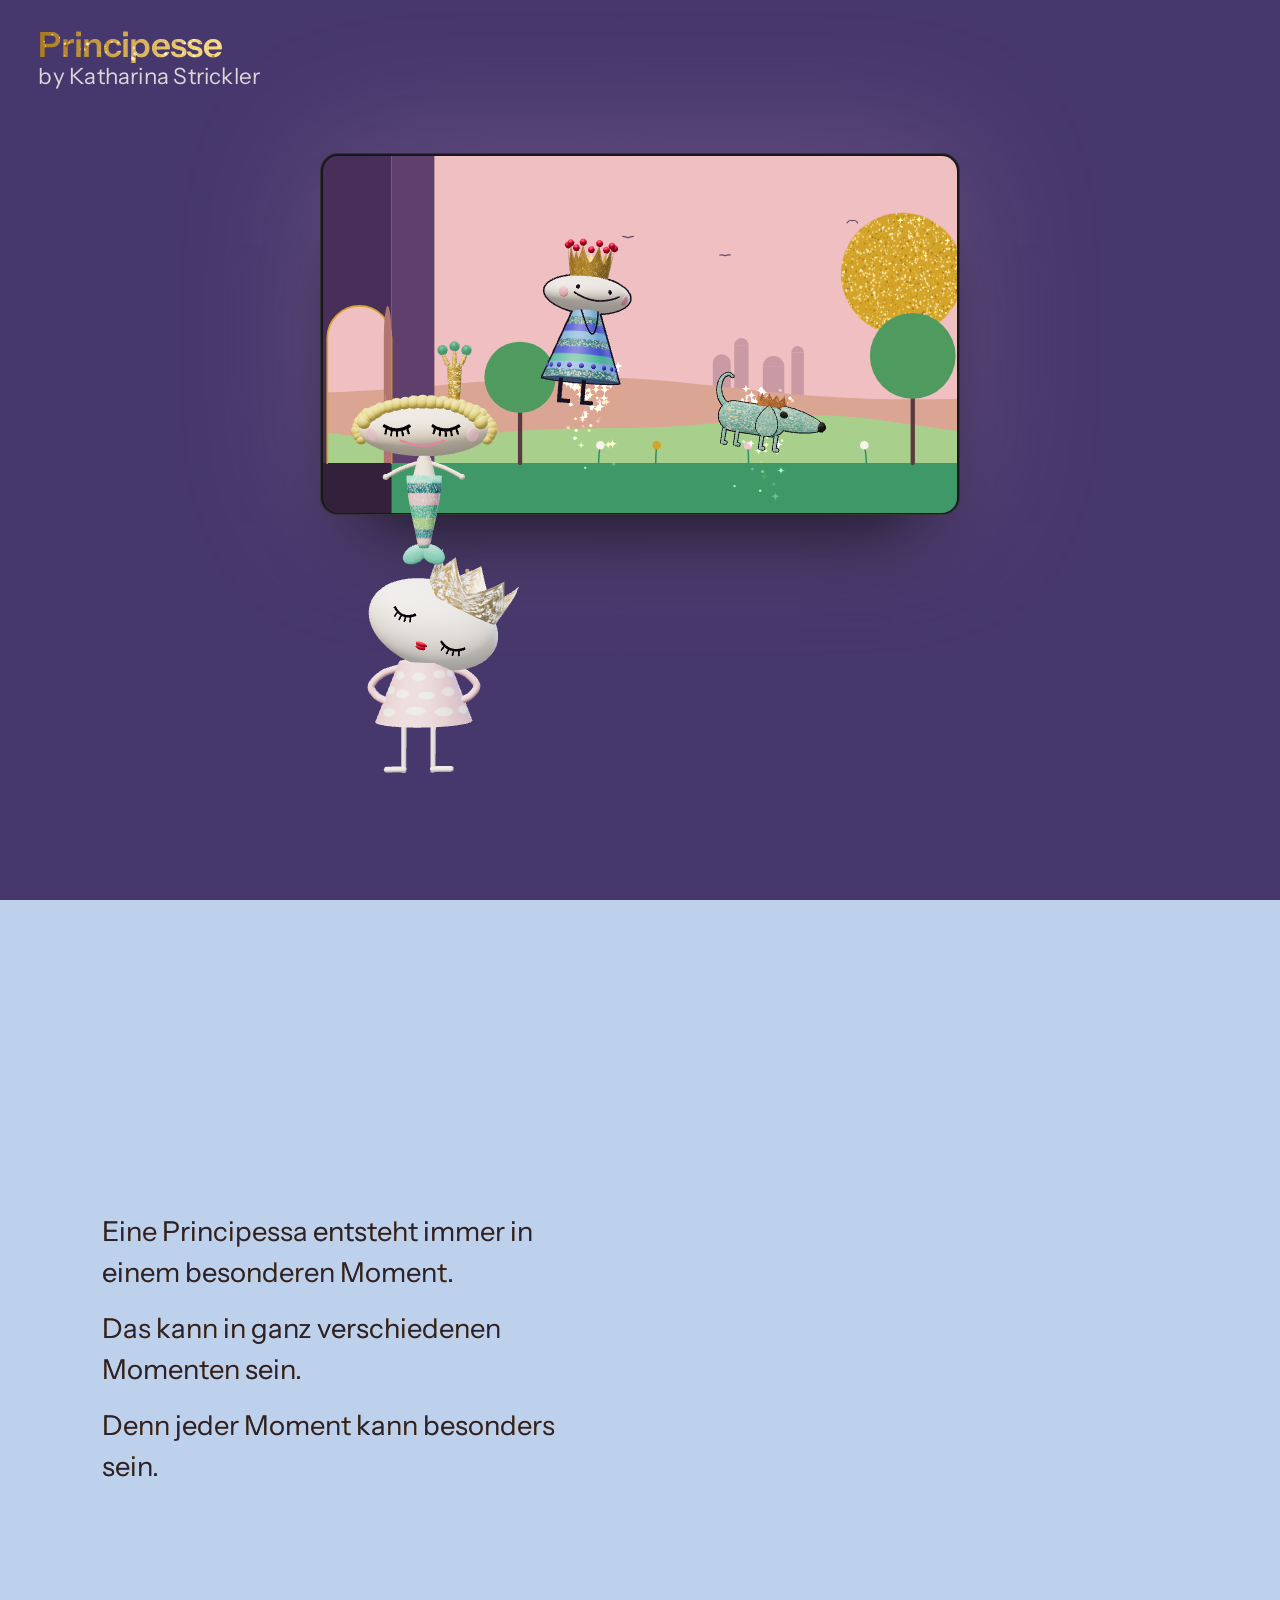
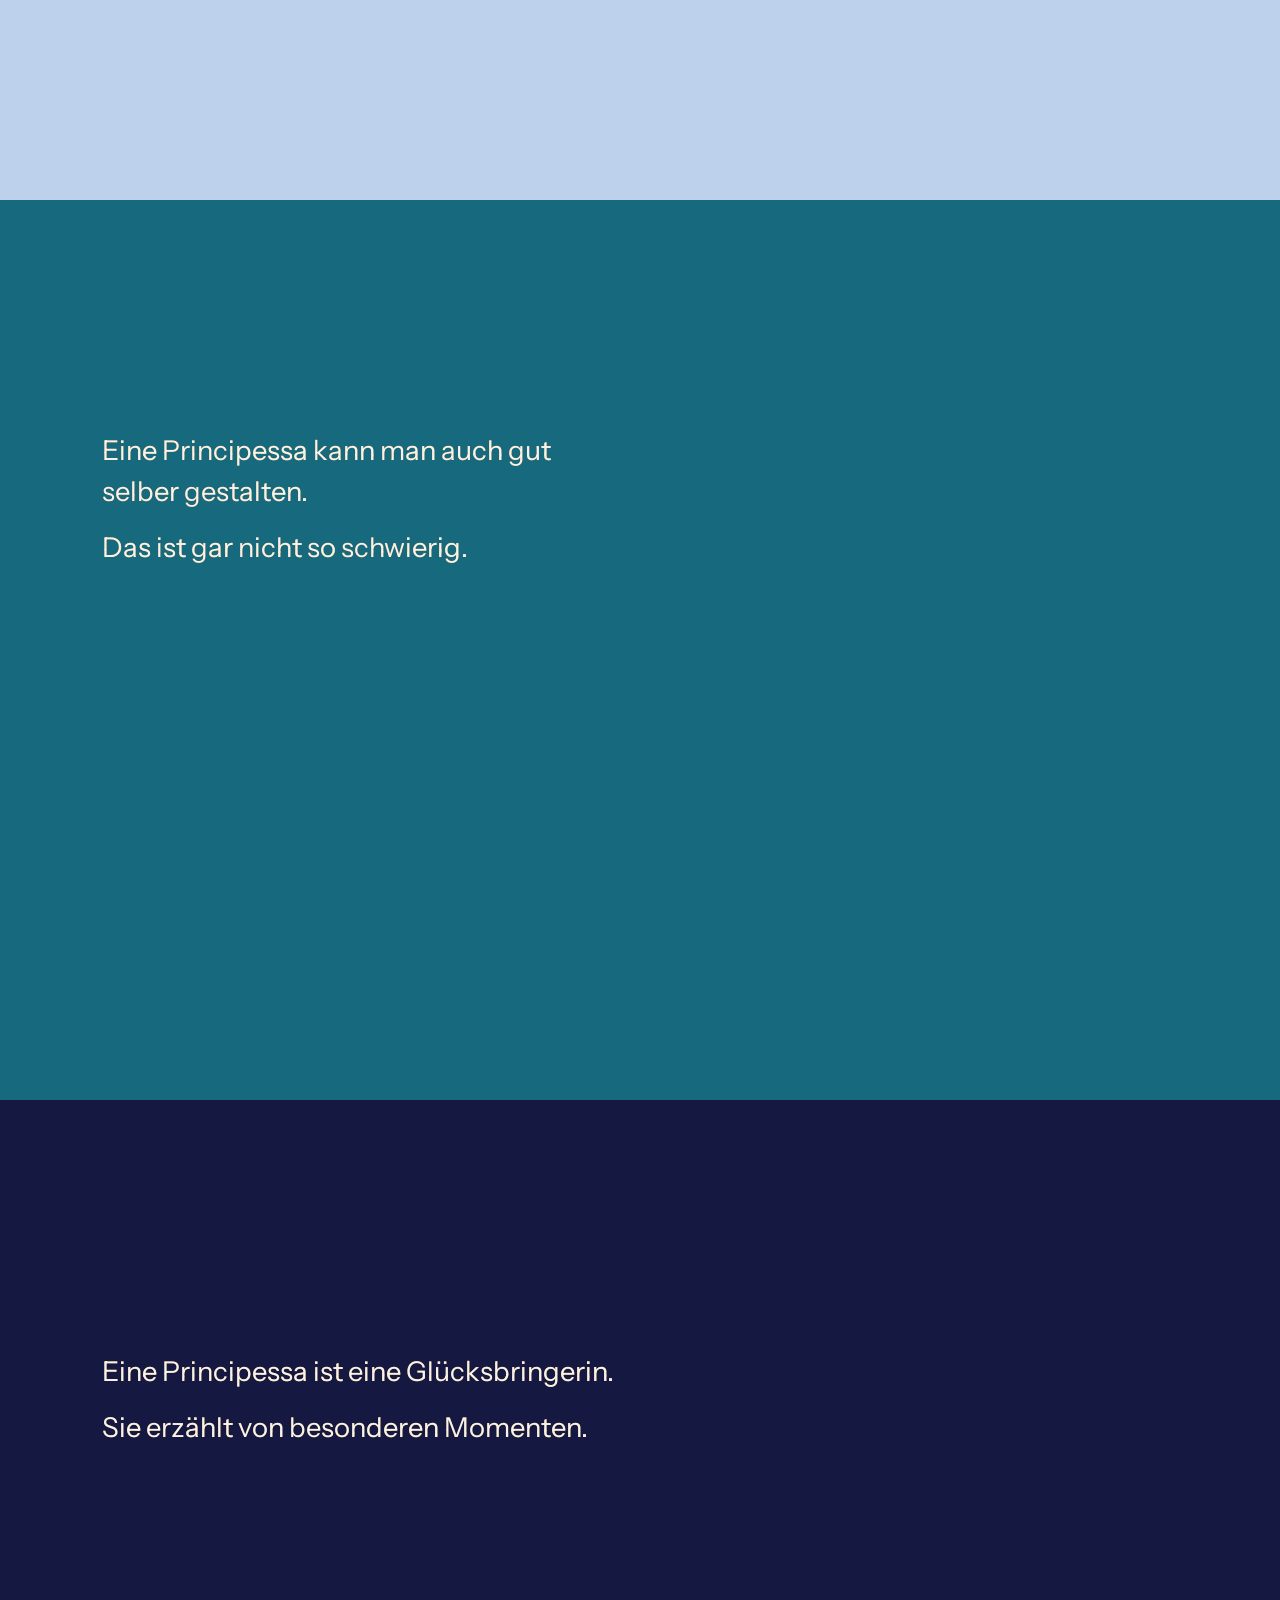
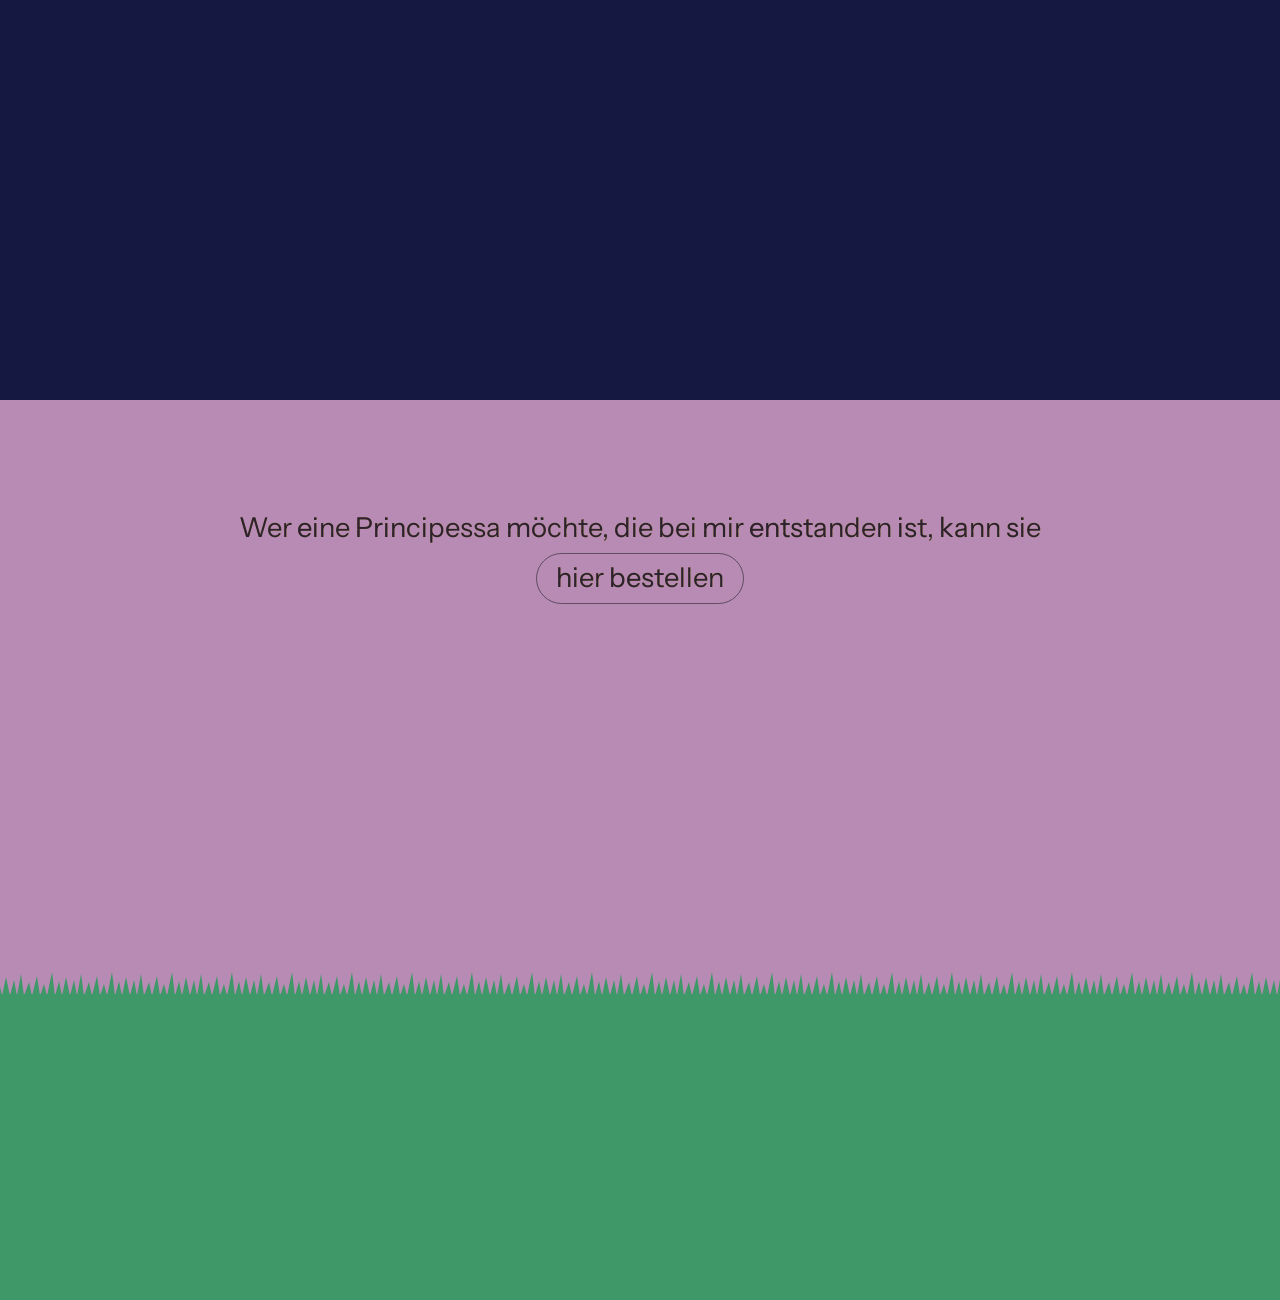
<file: index.html>
<!doctype html>
<html lang="de">
<head>
<meta charset="utf-8">
<meta name="viewport" content="width=device-width, initial-scale=1, viewport-fit=cover">
<title>Principesse</title>
<meta name="description" content="Eine Principessa entspringt einem Augenblick und trägt seinen Zauber durch vier Ebenen nach unten.">
<meta name="theme-color" content="#1b1846">
<link rel="preconnect" href="https://fonts.googleapis.com">
<link rel="preconnect" href="https://fonts.gstatic.com" crossorigin>
<link href="https://fonts.googleapis.com/css2?family=Cinzel+Decorative:wght@700;900&family=Fraunces:ital,opsz,wght,SOFT@0,9..144,300..700,100;1,9..144,300..700,100&family=Instrument+Sans:wght@400;500;600&display=swap" rel="stylesheet">
<link rel="stylesheet" href="style.css?v=202611081729">
<script type="importmap">{"imports":{"three":"./vendor/three.module.min.js","three/addons/":"./vendor/addons/","./js/figur.js":"./js/figur.js?v=202611081729","./js/auftakt.js":"./js/auftakt.js?v=202611081729","./js/zauber.js":"./js/zauber.js?v=202611081729","./js/bestellen.js":"./js/bestellen.js?v=202611081729","./js/hintergrund.js":"./js/hintergrund.js?v=202611081729"}}</script>
</head>
<body>
<canvas id="staub" aria-hidden="true"></canvas>
<canvas id="buehne" aria-hidden="true"></canvas>

<main>
  <section id="augenblick">
    <h1 class="unsichtbar">Principesse</h1>
    <p class="signatur"><strong>Principesse</strong><span>by Katharina Strickler</span></p>
    <div class="film">
      <div class="leinwand">
        <canvas id="flach" role="img" aria-label="Ein kleiner Film: Die Principessa schläft in ihrem Turmzimmer, der Hund mit Krone im Körbchen daneben. Es wird Morgen, beide wachen auf, schütteln sich mit Glitzer, stehen auf und gehen zur Tür hinaus auf die Wiese. Dort springen sie aus dem Film heraus auf die Seite."></canvas>
      </div>
    </div>
    <p class="zauber auftakt-titel" data-start="auftakt-titel"><span class="satz">Der Zauber</span><span class="satz">des Augenblicks</span></p>
  </section>

  <section class="ebene" id="schweben">
    <div class="inhalt links">
      <p class="zauber"><span class="satz">Eine Principessa entsteht immer in einem besonderen Moment.</span><span class="satz">Das kann in ganz verschiedenen Momenten sein.</span><span class="satz">Denn jeder Moment kann besonders sein.</span></p>
    </div>
    <div class="platz" aria-hidden="true"></div>
  </section>

  <section class="ebene" id="glitzer">
    <div class="inhalt links">
      <p class="zauber"><span class="satz">Eine Principessa kann man auch gut selber gestalten.</span><span class="satz">Das ist gar nicht so schwierig.</span></p>
      <div class="liegt">
        <canvas id="flach3" role="img" aria-label="Eine Meerjungfrau-Principessa setzt sich unter Wasser zusammen: zuerst der Kopf mit blonden Locken und geschlossenen Augen, dann die hohe Krone, der Oberkörper und der glitzernde Fischschwanz."></canvas>
      </div>
    </div>
    <div class="platz" aria-hidden="true"></div>
  </section>

  <section class="ebene" id="verweilen">
    <div class="inhalt links">
      <p class="zauber"><span class="satz">Eine Principessa ist eine Glücksbringerin.</span><span class="satz">Sie erzählt von besonderen Momenten.</span></p>
      <div class="liegt">
        <canvas id="flach2" role="img" aria-label="Eine weitere Principessa liegt flach im Sternenhimmel: schief gelegter Kopf, geschlossene Augen, roter Mund, Glitzerkrone, rosa Tupfenkleid, die Hände in den Hüften."></canvas>
      </div>
    </div>
    <div class="platz" aria-hidden="true"></div>
  </section>

  <section class="ebene" id="ankommen">
    <div class="inhalt mitte">
      <p class="zauber"><span class="satz">Wer eine Principessa möchte, die bei mir entstanden ist, kann sie <a class="bestellen" href="#bestellkarte" aria-controls="bestellkarte" aria-expanded="false">hier bestellen</a></span></p>
    </div>
    <div class="boden" id="boden"></div>
    <div class="bestellkarte" id="bestellkarte" hidden>
      <div class="karte-innen">
        <button type="button" class="zu" aria-label="Bestellkarte schliessen">×</button>
        <h2>Deine Principessa</h2>
        <p class="einleitung">Wähle, in welcher Form sie zu dir kommen soll. Du kannst auch mehreres wählen.</p>
        <p class="ab-datum">Bestellungen ab dem 4. Dezember 2026 möglich</p>
        <form novalidate>
          <div class="produkte">
            <section class="produkt" data-id="karte" data-name="Karten">
              <label class="wahl">
                <input type="checkbox" name="produkt" value="karte">
                <span class="haken" aria-hidden="true"></span>
                <svg class="bild" viewBox="0 0 200 200" aria-hidden="true">
                  <ellipse cx="100" cy="184" rx="66" ry="6" fill="rgba(60,40,20,.14)"/>
                  <defs><clipPath id="kartenecke"><rect x="-34" y="-48" width="68" height="96" rx="3"/></clipPath></defs>
                  <g transform="translate(72 100) rotate(-12)"><image href="assets/karte-streifen.jpg?v=202611081729" x="-34" y="-48" width="68" height="96" preserveAspectRatio="xMidYMid slice" clip-path="url(#kartenecke)"/><rect x="-34" y="-48" width="68" height="96" rx="3" fill="none" stroke="#d4a429" stroke-width="1.1"/></g>
                  <g transform="translate(128 98) rotate(10)"><image href="assets/karte-meerjungfrau.jpg?v=202611081729" x="-34" y="-48" width="68" height="96" preserveAspectRatio="xMidYMid slice" clip-path="url(#kartenecke)"/><rect x="-34" y="-48" width="68" height="96" rx="3" fill="none" stroke="#d4a429" stroke-width="1.1"/></g>
                  <g transform="translate(100 106) scale(1.08)"><image href="assets/karte-tupfen.jpg?v=202611081729" x="-34" y="-48" width="68" height="96" preserveAspectRatio="xMidYMid slice" clip-path="url(#kartenecke)"/><rect x="-34" y="-48" width="68" height="96" rx="3" fill="none" stroke="#d4a429" stroke-width="1.3"/></g>
                </svg>
                <span class="produkt-name">Karten</span>
                <span class="produkt-text">Postkarten mit Glitzerdruck</span>
              </label>
              <div class="optionen">
                <div class="option" role="radiogroup" aria-label="Set"><span class="option-titel">Set</span>
                  <label class="pille"><input type="radio" name="karte-set" value="3er-Set" checked><span>3er-Set</span></label><label class="pille"><input type="radio" name="karte-set" value="5er-Set"><span>5er-Set</span></label><label class="pille"><input type="radio" name="karte-set" value="10er-Set"><span>10er-Set</span></label>
                </div>
              </div>
            </section>

            <section class="produkt" data-id="tasche" data-name="Tasche">
              <label class="wahl">
                <input type="checkbox" name="produkt" value="tasche">
                <span class="haken" aria-hidden="true"></span>
                <svg class="bild" viewBox="0 0 200 200" aria-hidden="true">
                  <ellipse cx="100" cy="186" rx="66" ry="6" fill="rgba(60,40,20,.14)"/>
                  <g class="tasche-koerper">
                    <path class="tasche-henkel" d="M64 74 C64 22 96 22 96 74 M104 74 C104 22 136 22 136 74" fill="none" stroke="#5a3780" stroke-width="7" stroke-linecap="round"/>
                    <path class="tasche-stoff" d="M44 72 H156 L163 184 H37 Z" fill="#7b4f9e" stroke="#5a3780" stroke-width="1.5" stroke-linejoin="round"/>
                    <g class="tasche-motiv" data-motiv="Hund"><image href="assets/hund-figur.png?v=202611081729" x="62" y="104" width="76" height="53"/></g>
                    <g class="tasche-motiv" data-motiv="Tupfen" style="display:none"><image href="assets/tupfen-figur.png?v=202611081729" x="80.8" y="96" width="38.4" height="64"/></g>
                    <g class="tasche-motiv" data-motiv="Streifen" style="display:none"><image href="assets/streifen-figur.png?v=202611081729" x="78.9" y="96" width="42.2" height="64"/></g>
                    <g class="tasche-motiv" data-motiv="Meerjungfrau" style="display:none"><image href="assets/meerjungfrau-figur.png?v=202611081729" x="78.9" y="96" width="42.2" height="64"/></g>
                  </g>
                </svg>
                <span class="produkt-name">Tasche</span>
                <span class="produkt-text">Stofftasche</span>
              </label>
              <div class="optionen">
                <div class="option" role="radiogroup" aria-label="Farbe"><span class="option-titel">Farbe</span>
                  <label class="tupfer" style="--f:#7b4f9e" title="Lila"><input type="radio" name="tasche-farbe" value="Lila" checked><span></span><em>Lila</em></label>
                  <label class="tupfer" style="--f:#1e1a4c" title="Nachtblau"><input type="radio" name="tasche-farbe" value="Nachtblau"><span></span><em>Nachtblau</em></label>
                  <label class="tupfer" style="--f:#f2c4d2" title="Rosa"><input type="radio" name="tasche-farbe" value="Rosa"><span></span><em>Rosa</em></label>
                  <label class="tupfer" style="--f:#ece3d0" title="Natur"><input type="radio" name="tasche-farbe" value="Natur"><span></span><em>Natur</em></label>
                </div>
                <div class="option" role="radiogroup" aria-label="Grösse"><span class="option-titel">Grösse</span>
                  <label class="pille"><input type="radio" name="tasche-groesse" value="klein"><span>klein</span></label><label class="pille"><input type="radio" name="tasche-groesse" value="gross" checked><span>gross</span></label>
                </div>
                <div class="option" role="radiogroup" aria-label="Anzahl"><span class="option-titel">Anzahl</span>
                  <label class="pille"><input type="radio" name="tasche-anzahl" value="3 Stück" checked><span>3 Stück</span></label><label class="pille"><input type="radio" name="tasche-anzahl" value="5 Stück"><span>5 Stück</span></label><label class="pille"><input type="radio" name="tasche-anzahl" value="10 Stück"><span>10 Stück</span></label>
                </div>
                <div class="option motive" role="radiogroup" aria-label="Motiv"><span class="option-titel">Motiv</span>
                  <label class="motivwahl" title="Hund"><input type="radio" name="tasche-motiv" value="Hund" checked><svg viewBox="0 0 60 60" aria-hidden="true"><image href="assets/hund-figur.png?v=202611081729" x="2.0" y="10.5" width="56.0" height="39.0"/></svg><em>Hund</em></label><label class="motivwahl" title="Tupfen"><input type="radio" name="tasche-motiv" value="Tupfen"><svg viewBox="0 0 60 60" aria-hidden="true"><image href="assets/tupfen-figur.png?v=202611081729" x="13.2" y="2.0" width="33.6" height="56.0"/></svg><em>Tupfen</em></label><label class="motivwahl" title="Streifen"><input type="radio" name="tasche-motiv" value="Streifen"><svg viewBox="0 0 60 60" aria-hidden="true"><image href="assets/streifen-figur.png?v=202611081729" x="11.5" y="2.0" width="36.9" height="56.0"/></svg><em>Streifen</em></label><label class="motivwahl" title="Meerjungfrau"><input type="radio" name="tasche-motiv" value="Meerjungfrau"><svg viewBox="0 0 60 60" aria-hidden="true"><image href="assets/meerjungfrau-figur.png?v=202611081729" x="11.5" y="2.0" width="36.9" height="56.0"/></svg><em>Meerjungfrau</em></label>
                </div>
              </div>
            </section>

            <section class="produkt" data-id="shirt" data-name="Shirt">
              <label class="wahl">
                <input type="checkbox" name="produkt" value="shirt">
                <span class="haken" aria-hidden="true"></span>
                <svg class="bild" viewBox="0 0 200 200" aria-hidden="true">
                  <ellipse cx="100" cy="186" rx="58" ry="6" fill="rgba(60,40,20,.14)"/>
                  <path class="shirt-stoff" d="M62 34 L84 26 Q100 40 116 26 L138 34 L172 62 L152 84 L140 74 V180 H60 V74 L48 84 L28 62 Z" fill="#1e1a4c" stroke="rgba(0,0,0,.14)" stroke-width="1.5" stroke-linejoin="round"/>
                  <path d="M84 26 Q100 40 116 26" fill="none" stroke="rgba(0,0,0,.14)" stroke-width="3"/>
                  <g class="motiv" data-motiv="Tupfen" style="display:none"><image href="assets/tupfen-figur.png?v=202611081729" x="82.0" y="62.0" width="36.0" height="60.0"/></g>
                  <g class="motiv" data-motiv="Streifen" style="display:none"><image href="assets/streifen-figur.png?v=202611081729" x="80.2" y="62.0" width="39.6" height="60.0"/></g>
                  <g class="motiv" data-motiv="Meerjungfrau"><image href="assets/meerjungfrau-figur.png?v=202611081729" x="80.2" y="62.0" width="39.6" height="60.0"/></g>
                </svg>
                <span class="produkt-name">Shirt</span>
                <span class="produkt-text">Weiches Baumwollshirt</span>
              </label>
              <div class="optionen">
                <div class="option" role="radiogroup" aria-label="Farbe"><span class="option-titel">Farbe</span>
                  <label class="tupfer" style="--f:#fbf8f3" title="Weiss"><input type="radio" name="shirt-farbe" value="Weiss"><span></span><em>Weiss</em></label>
                  <label class="tupfer" style="--f:#f2c4d2" title="Rosa"><input type="radio" name="shirt-farbe" value="Rosa"><span></span><em>Rosa</em></label>
                  <label class="tupfer" style="--f:#b4d2f4" title="Hellblau"><input type="radio" name="shirt-farbe" value="Hellblau"><span></span><em>Hellblau</em></label>
                  <label class="tupfer" style="--f:#1e1a4c" title="Nachtblau"><input type="radio" name="shirt-farbe" value="Nachtblau" checked><span></span><em>Nachtblau</em></label>
                </div>
                <div class="option" role="radiogroup" aria-label="Grösse"><span class="option-titel">Grösse</span>
                  <label class="pille"><input type="radio" name="shirt-groesse" value="104"><span>104</span></label><label class="pille"><input type="radio" name="shirt-groesse" value="116"><span>116</span></label><label class="pille"><input type="radio" name="shirt-groesse" value="128"><span>128</span></label><label class="pille"><input type="radio" name="shirt-groesse" value="140"><span>140</span></label><label class="pille"><input type="radio" name="shirt-groesse" value="152"><span>152</span></label><label class="pille"><input type="radio" name="shirt-groesse" value="XS"><span>XS</span></label><label class="pille"><input type="radio" name="shirt-groesse" value="S"><span>S</span></label><label class="pille"><input type="radio" name="shirt-groesse" value="M" checked><span>M</span></label><label class="pille"><input type="radio" name="shirt-groesse" value="L"><span>L</span></label><label class="pille"><input type="radio" name="shirt-groesse" value="XL"><span>XL</span></label><label class="pille"><input type="radio" name="shirt-groesse" value="XXL"><span>XXL</span></label>
                </div>
                <div class="option motive" role="radiogroup" aria-label="Motiv"><span class="option-titel">Motiv</span>
                  <label class="motivwahl" title="Tupfenkleid"><input type="radio" name="shirt-motiv" value="Tupfen"><svg viewBox="0 0 60 60" aria-hidden="true"><image href="assets/tupfen-figur.png?v=202611081729" x="13.2" y="2.0" width="33.6" height="56.0"/></svg><em>Tupfen</em></label><label class="motivwahl" title="Streifenkleid"><input type="radio" name="shirt-motiv" value="Streifen"><svg viewBox="0 0 60 60" aria-hidden="true"><image href="assets/streifen-figur.png?v=202611081729" x="11.5" y="2.0" width="36.9" height="56.0"/></svg><em>Streifen</em></label><label class="motivwahl" title="Meerjungfrau"><input type="radio" name="shirt-motiv" value="Meerjungfrau" checked><svg viewBox="0 0 60 60" aria-hidden="true"><image href="assets/meerjungfrau-figur.png?v=202611081729" x="11.5" y="2.0" width="36.9" height="56.0"/></svg><em>Meerjungfrau</em></label>
                </div>
              </div>
            </section>
          </div>
          <p class="hinweis-fehler" role="alert" hidden></p>

          <div class="felder">
            <label>Name <input name="name" autocomplete="name" required></label>
            <label>E-Mail <input type="email" name="email" autocomplete="email" required></label>
            <label>Strasse und Nummer <input name="strasse" autocomplete="street-address" required></label>
            <label>PLZ und Ort <input name="ort" required></label>
            <label class="breit">Wünsche, Namen, Anlass <textarea name="wunsch" rows="4"></textarea></label>
          </div>
          <button type="submit" class="senden">Bestellung senden</button>
          <p class="danke" hidden>Dein Mailprogramm öffnet sich mit der fertigen Bestellung. Du musst sie nur noch abschicken.</p>
        </form>
      </div>
    </div>

  </section>
</main>

<script type="module" src="js/main.js?v=202611081729"></script>
</body>
</html>
</file>
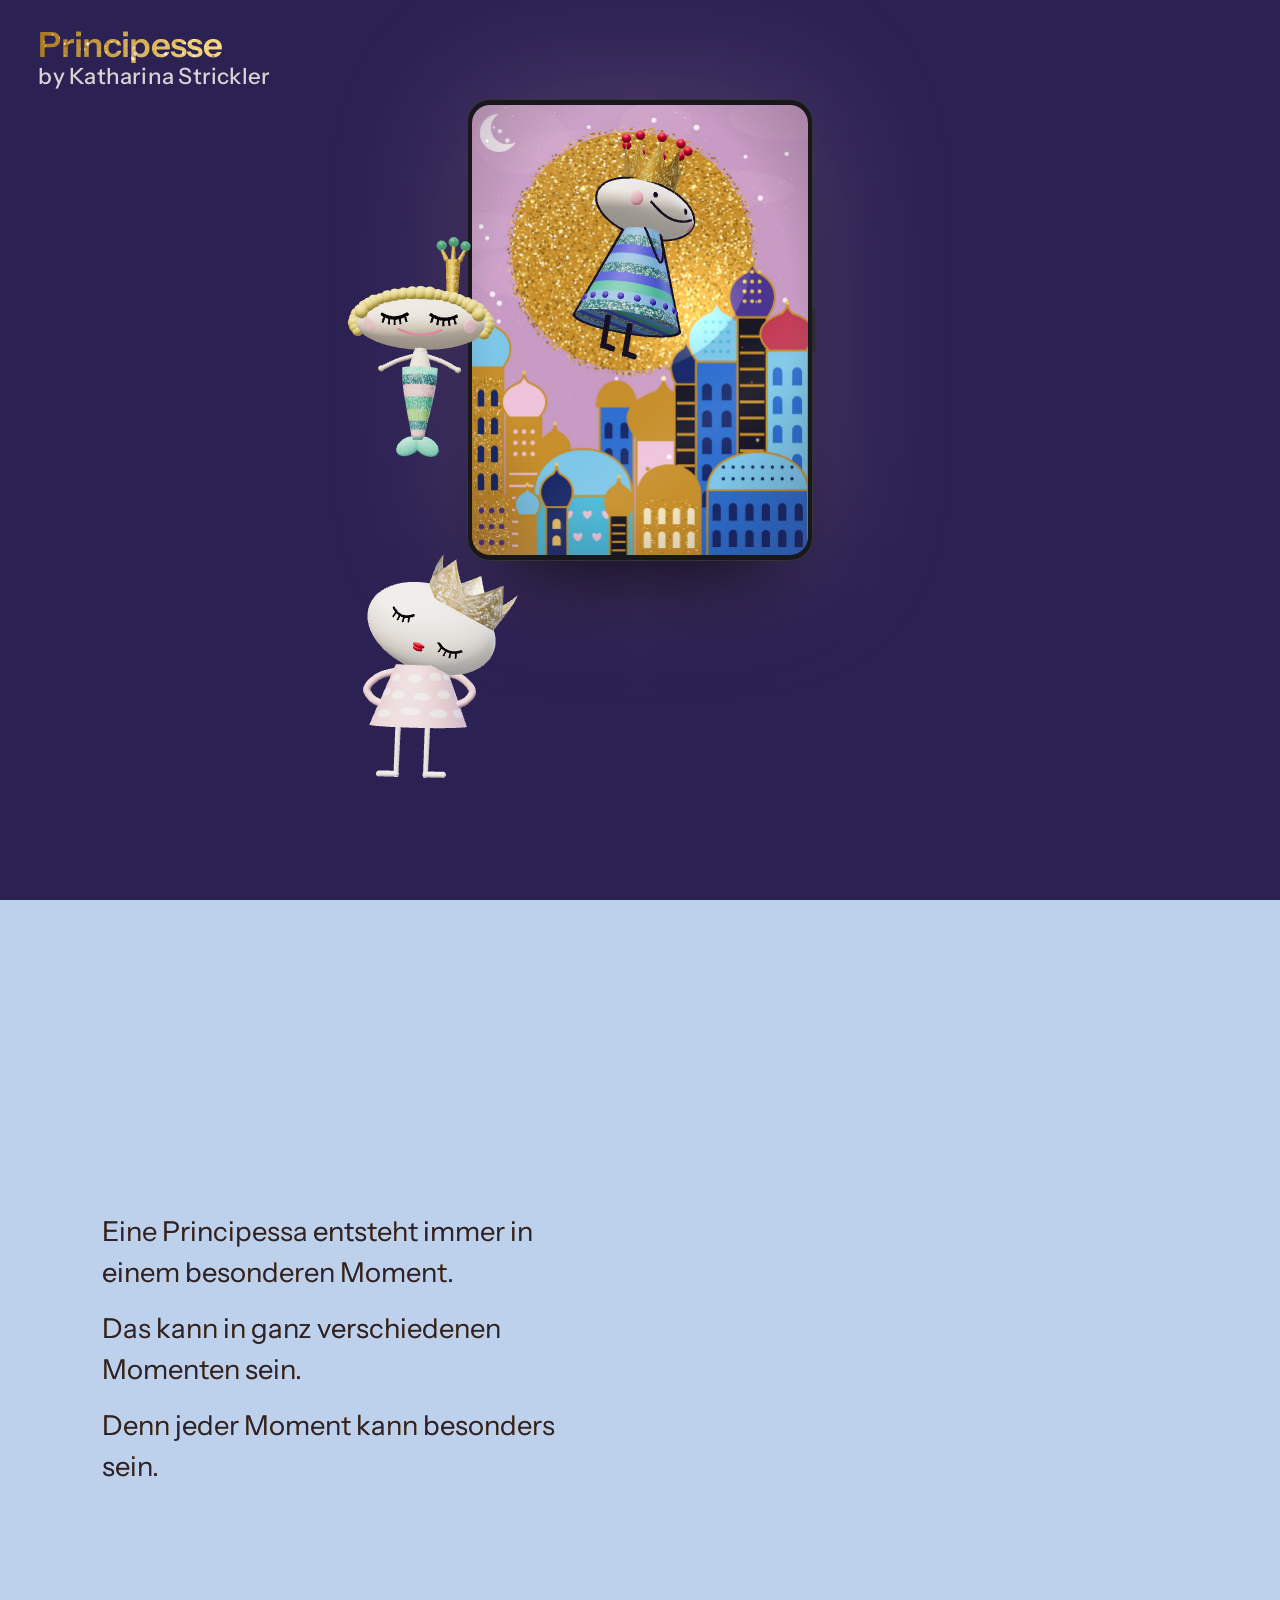
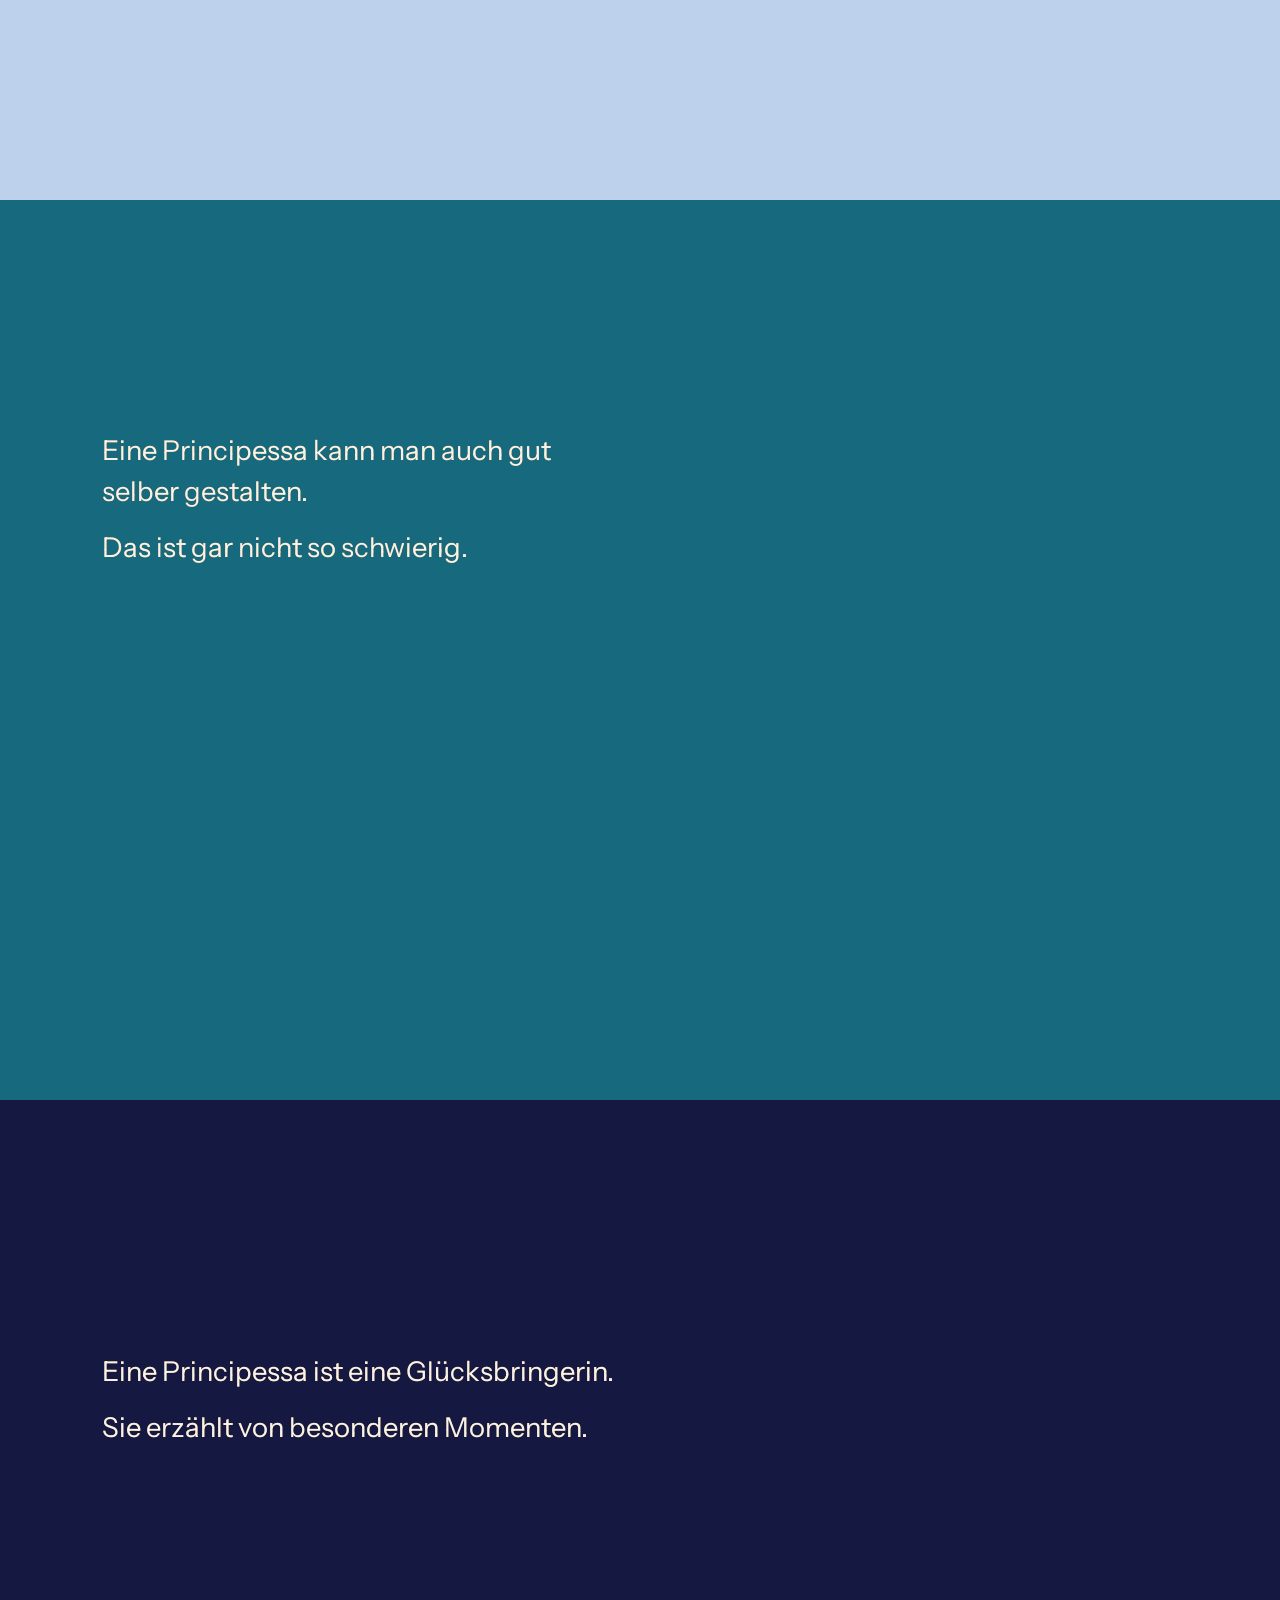
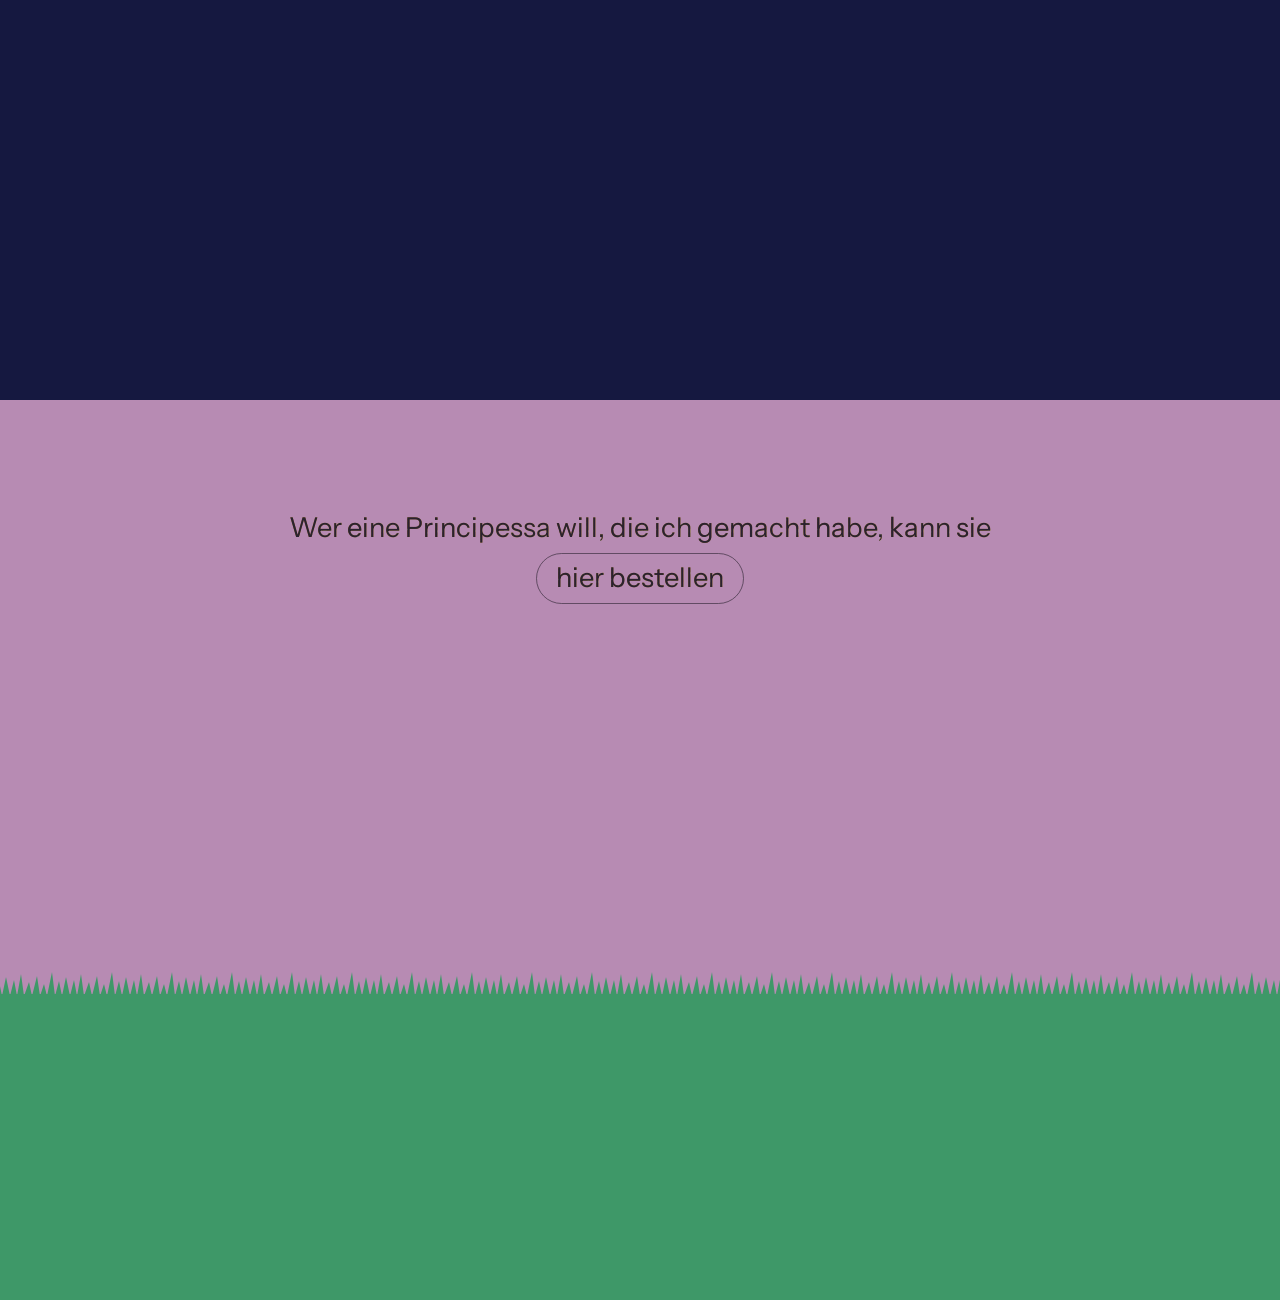
<file: alpha/index.html>
<!doctype html>
<html lang="de">
<head>
<meta charset="utf-8">
<meta name="viewport" content="width=device-width, initial-scale=1, viewport-fit=cover">
<title>Principesse</title>
<meta name="description" content="Eine Principessa entspringt einem Augenblick und trägt seinen Zauber durch vier Ebenen nach unten.">
<meta name="theme-color" content="#1b1846">
<link rel="preconnect" href="https://fonts.googleapis.com">
<link rel="preconnect" href="https://fonts.gstatic.com" crossorigin>
<link href="https://fonts.googleapis.com/css2?family=Cinzel+Decorative:wght@700;900&family=Fraunces:ital,opsz,wght,SOFT@0,9..144,300..700,100;1,9..144,300..700,100&family=Instrument+Sans:wght@400;500;600&display=swap" rel="stylesheet">
<link rel="stylesheet" href="style.css?v=202611081729">
<script type="importmap">{"imports":{"three":"../vendor/three.module.min.js","three/addons/":"../vendor/addons/","./js/figur.js":"./js/figur.js?v=202611081729","./js/rahmen.js":"./js/rahmen.js?v=202611081729","./js/zauber.js":"./js/zauber.js?v=202611081729","./js/bestellen.js":"./js/bestellen.js?v=202611081729","./js/hintergrund.js":"./js/hintergrund.js?v=202611081729"}}</script>
</head>
<body>
<canvas id="staub" aria-hidden="true"></canvas>
<canvas id="buehne" aria-hidden="true"></canvas>

<main>
  <section id="augenblick">
    <h1 class="unsichtbar">Principesse</h1>
    <p class="signatur"><strong>Principesse</strong><span>by Katharina Strickler</span></p>
    <div class="tablet">
      <div class="kopfbild">
        <canvas id="flach" role="img" aria-label="Ein Tablet zeigt ein Gemälde: goldene Glitzersonne und Mondsichel über einer Stadt aus bunten Kuppeltürmen auf rosa Himmel; davor steht die Principessa. Sie klopft von innen ans Glas und springt heraus."></canvas>
      </div>
    </div>
  </section>

  <section class="ebene" id="schweben">
    <div class="inhalt links">
      <p class="zauber"><span class="satz">Eine Principessa entsteht immer in einem besonderen Moment.</span><span class="satz">Das kann in ganz verschiedenen Momenten sein.</span><span class="satz">Denn jeder Moment kann besonders sein.</span></p>
    </div>
    <div class="platz" aria-hidden="true"></div>
  </section>

  <section class="ebene" id="glitzer">
    <div class="inhalt links">
      <p class="zauber"><span class="satz">Eine Principessa kann man auch gut selber gestalten.</span><span class="satz">Das ist gar nicht so schwierig.</span></p>
      <div class="liegt">
        <canvas id="flach3" role="img" aria-label="Eine Meerjungfrau-Principessa setzt sich unter Wasser zusammen: zuerst der Kopf mit blonden Locken und geschlossenen Augen, dann die hohe Krone, der Oberkörper und der glitzernde Fischschwanz."></canvas>
      </div>
    </div>
    <div class="platz" aria-hidden="true"></div>
  </section>

  <section class="ebene" id="verweilen">
    <div class="inhalt links">
      <p class="zauber"><span class="satz">Eine Principessa ist eine Glücksbringerin.</span><span class="satz">Sie erzählt von besonderen Momenten.</span></p>
      <div class="liegt">
        <canvas id="flach2" role="img" aria-label="Eine weitere Principessa liegt flach im Sternenhimmel: schief gelegter Kopf, geschlossene Augen, roter Mund, Glitzerkrone, rosa Tupfenkleid, die Hände in den Hüften."></canvas>
      </div>
    </div>
    <div class="platz" aria-hidden="true"></div>
  </section>

  <section class="ebene" id="ankommen">
    <div class="inhalt mitte">
      <p class="zauber"><span class="satz">Wer eine Principessa will, die ich gemacht habe, kann sie <a class="bestellen" href="#bestellkarte" aria-controls="bestellkarte" aria-expanded="false">hier bestellen</a></span></p>
    </div>
    <div class="boden" id="boden"></div>
    <div class="bestellkarte" id="bestellkarte" hidden>
      <div class="karte-innen">
        <button type="button" class="zu" aria-label="Bestellkarte schliessen">×</button>
        <h2>Deine Principessa</h2>
        <p class="einleitung">Wähle, in welcher Form sie zu dir kommen soll. Du kannst auch mehreres wählen.</p>
        <form novalidate>
          <div class="produkte">
            <section class="produkt" data-id="karte" data-name="Karten">
              <label class="wahl">
                <input type="checkbox" name="produkt" value="karte">
                <span class="haken" aria-hidden="true"></span>
                <svg class="bild" viewBox="0 0 200 200" aria-hidden="true">
                  <ellipse cx="100" cy="184" rx="66" ry="6" fill="rgba(60,40,20,.14)"/>
                  <rect class="stapel" data-i="5" x="52" y="30" width="96" height="140" rx="5" fill="#0f474e" stroke="#c99a3c" stroke-width="1.5" transform="translate(4.2 -2.2) rotate(2.6 100 170)"/><rect class="stapel" data-i="4" x="52" y="30" width="96" height="140" rx="5" fill="#0f474e" stroke="#c99a3c" stroke-width="1.5" transform="translate(8.4 -4.4) rotate(5.2 100 170)"/><rect class="stapel" data-i="3" x="52" y="30" width="96" height="140" rx="5" fill="#0f474e" stroke="#c99a3c" stroke-width="1.5" transform="translate(12.6 -6.6) rotate(7.8 100 170)"/><rect class="stapel" data-i="2" x="52" y="30" width="96" height="140" rx="5" fill="#0f474e" stroke="#c99a3c" stroke-width="1.5" transform="translate(16.8 -8.8) rotate(10.4 100 170)"/><rect class="stapel" data-i="1" x="52" y="30" width="96" height="140" rx="5" fill="#0f474e" stroke="#c99a3c" stroke-width="1.5" transform="translate(21.0 -11.0) rotate(13.0 100 170)"/><rect class="stapel" data-i="0" x="52" y="30" width="96" height="140" rx="5" fill="#0f474e" stroke="#c99a3c" stroke-width="1.5" transform="translate(25.2 -13.2) rotate(15.6 100 170)"/>
                  <rect x="52" y="30" width="96" height="140" rx="5" fill="#13575f" stroke="#d4a429" stroke-width="2.5"/>
                  <rect x="59" y="37" width="82" height="126" rx="3" fill="none" stroke="#e6c76a" stroke-width="1" stroke-dasharray="2 3" opacity=".8"/><g class="glitzerdruck"><circle cx="76.8" cy="47.6" r="0.86" fill="#fff3c4" opacity="0.55"/><circle cx="57.7" cy="106.5" r="0.76" fill="#fff3c4" opacity="0.61"/><circle cx="103.2" cy="70.5" r="0.66" fill="#fff3c4" opacity="0.63"/><circle cx="139.0" cy="37.4" r="1.08" fill="#e6c76a" opacity="0.90"/><circle cx="73.0" cy="74.9" r="1.06" fill="#ffffff" opacity="0.98"/><circle cx="130.7" cy="83.2" r="1.26" fill="#e6c76a" opacity="0.84"/><circle cx="100.5" cy="57.5" r="0.93" fill="#fff3c4" opacity="0.97"/><circle cx="128.0" cy="158.4" r="1.26" fill="#fff3c4" opacity="0.95"/><circle cx="106.4" cy="150.5" r="1.26" fill="#ffffff" opacity="0.60"/><circle cx="93.3" cy="72.0" r="0.91" fill="#fff3c4" opacity="0.65"/><circle cx="127.5" cy="39.7" r="0.54" fill="#ffffff" opacity="1.00"/><circle cx="101.7" cy="119.5" r="1.13" fill="#fff3c4" opacity="1.00"/><circle cx="73.2" cy="88.5" r="0.68" fill="#ffffff" opacity="0.72"/><circle cx="72.2" cy="91.5" r="1.03" fill="#ffffff" opacity="0.78"/><circle cx="135.6" cy="47.3" r="0.56" fill="#fff3c4" opacity="0.64"/><circle cx="107.2" cy="147.8" r="0.61" fill="#fff3c4" opacity="0.65"/><circle cx="58.3" cy="81.1" r="0.57" fill="#e6c76a" opacity="0.87"/><circle cx="140.5" cy="36.4" r="0.76" fill="#fff3c4" opacity="0.89"/><circle cx="92.1" cy="158.5" r="1.06" fill="#fff3c4" opacity="0.65"/><circle cx="72.8" cy="92.6" r="0.62" fill="#e6c76a" opacity="0.80"/><circle cx="70.0" cy="109.6" r="0.83" fill="#e6c76a" opacity="0.58"/><circle cx="125.0" cy="81.9" r="0.76" fill="#fff3c4" opacity="0.72"/><circle cx="74.2" cy="155.0" r="0.60" fill="#fff3c4" opacity="0.53"/><circle cx="70.8" cy="123.3" r="0.63" fill="#fff3c4" opacity="0.77"/><circle cx="107.3" cy="76.4" r="0.53" fill="#ffffff" opacity="0.65"/><circle cx="143.7" cy="120.0" r="0.68" fill="#fff3c4" opacity="0.62"/><circle cx="92.1" cy="38.9" r="0.88" fill="#fff3c4" opacity="0.82"/><circle cx="93.6" cy="62.5" r="0.67" fill="#fff3c4" opacity="0.63"/><circle cx="77.3" cy="61.5" r="0.71" fill="#e6c76a" opacity="0.57"/><circle cx="60.5" cy="156.5" r="1.01" fill="#ffffff" opacity="0.70"/><circle cx="135.3" cy="120.3" r="1.21" fill="#ffffff" opacity="0.52"/><circle cx="90.1" cy="90.8" r="1.34" fill="#ffffff" opacity="0.95"/><circle cx="137.4" cy="78.4" r="1.09" fill="#ffffff" opacity="0.66"/><circle cx="93.0" cy="62.4" r="1.22" fill="#e6c76a" opacity="0.67"/><circle cx="90.5" cy="99.5" r="1.27" fill="#e6c76a" opacity="0.98"/><circle cx="114.8" cy="39.9" r="1.31" fill="#fff3c4" opacity="0.88"/><circle cx="79.7" cy="147.0" r="1.28" fill="#ffffff" opacity="0.82"/><circle cx="106.1" cy="132.5" r="1.33" fill="#fff3c4" opacity="0.90"/><circle cx="74.6" cy="54.7" r="1.05" fill="#e6c76a" opacity="0.56"/><circle cx="127.3" cy="137.4" r="1.29" fill="#ffffff" opacity="0.53"/><circle cx="139.7" cy="55.4" r="1.05" fill="#ffffff" opacity="0.89"/><circle cx="97.5" cy="103.5" r="0.52" fill="#fff3c4" opacity="0.85"/><circle cx="65.9" cy="108.0" r="0.73" fill="#fff3c4" opacity="0.52"/><circle cx="63.0" cy="150.0" r="1.31" fill="#e6c76a" opacity="0.92"/><circle cx="128.8" cy="45.2" r="0.99" fill="#e6c76a" opacity="0.60"/><circle cx="141.9" cy="85.3" r="1.18" fill="#e6c76a" opacity="0.55"/></g>
                  <image href="../assets/principessa2-figur.png?v=202611081729" x="55" y="50" width="90" height="90"/>
                  <path d="M132 44 l2 5 5 2 -5 2 -2 5 -2 -5 -5 -2 5 -2z M68 142 l1.5 4 4 1.5 -4 1.5 -1.5 4 -1.5 -4 -4 -1.5 4 -1.5z" fill="#e2b548"/>
                </svg>
                <span class="produkt-name">Karten</span>
                <span class="produkt-text">Postkarten mit Glitzerdruck</span>
              </label>
              <div class="optionen">
                <div class="option" role="radiogroup" aria-label="Set"><span class="option-titel">Set</span>
                  <label class="pille"><input type="radio" name="karte-set" value="3er-Set" checked><span>3er-Set</span></label><label class="pille"><input type="radio" name="karte-set" value="5er-Set"><span>5er-Set</span></label><label class="pille"><input type="radio" name="karte-set" value="10er-Set"><span>10er-Set</span></label>
                </div>
              </div>
            </section>

            <section class="produkt" data-id="tasche" data-name="Tasche">
              <label class="wahl">
                <input type="checkbox" name="produkt" value="tasche">
                <span class="haken" aria-hidden="true"></span>
                <svg class="bild" viewBox="0 0 200 200" aria-hidden="true">
                  <ellipse cx="100" cy="186" rx="66" ry="6" fill="rgba(60,40,20,.14)"/>
                  <g class="tasche-koerper">
                    <path d="M64 74 C64 22 96 22 96 74 M104 74 C104 22 136 22 136 74" fill="none" stroke="#2c2766" stroke-width="7" stroke-linecap="round"/>
                    <path d="M44 72 H156 L163 184 H37 Z" fill="#1e1a4c" stroke="#2c2766" stroke-width="1.5" stroke-linejoin="round"/>
                    <image href="../assets/principessa3-schwanz.png?v=202611081729" x="55" y="80" width="90" height="90"/><image href="../assets/principessa3-rumpf.png?v=202611081729" x="55" y="80" width="90" height="90"/><image href="../assets/principessa3-kopf.png?v=202611081729" x="55" y="80" width="90" height="90"/><image href="../assets/principessa3-krone.png?v=202611081729" x="55" y="80" width="90" height="90"/>
                  </g>
                </svg>
                <span class="produkt-name">Tasche</span>
                <span class="produkt-text">Stofftasche mit Principessa, dunkelblau</span>
              </label>
              <div class="optionen">
                <div class="option" role="radiogroup" aria-label="Grösse"><span class="option-titel">Grösse</span>
                  <label class="pille"><input type="radio" name="tasche-groesse" value="klein"><span>klein</span></label><label class="pille"><input type="radio" name="tasche-groesse" value="gross" checked><span>gross</span></label>
                </div>
                <div class="option" role="radiogroup" aria-label="Anzahl"><span class="option-titel">Anzahl</span>
                  <label class="pille"><input type="radio" name="tasche-anzahl" value="3 Stück" checked><span>3 Stück</span></label><label class="pille"><input type="radio" name="tasche-anzahl" value="5 Stück"><span>5 Stück</span></label><label class="pille"><input type="radio" name="tasche-anzahl" value="10 Stück"><span>10 Stück</span></label>
                </div>
              </div>
            </section>

            <section class="produkt" data-id="shirt" data-name="Shirt">
              <label class="wahl">
                <input type="checkbox" name="produkt" value="shirt">
                <span class="haken" aria-hidden="true"></span>
                <svg class="bild" viewBox="0 0 200 200" aria-hidden="true">
                  <ellipse cx="100" cy="186" rx="58" ry="6" fill="rgba(60,40,20,.14)"/>
                  <path class="shirt-stoff" d="M62 34 L84 26 Q100 40 116 26 L138 34 L172 62 L152 84 L140 74 V180 H60 V74 L48 84 L28 62 Z" fill="#f2c4d2" stroke="rgba(0,0,0,.14)" stroke-width="1.5" stroke-linejoin="round"/>
                  <path d="M84 26 Q100 40 116 26" fill="none" stroke="rgba(0,0,0,.14)" stroke-width="3"/>
                  <g class="motiv" data-motiv="Sonne"><image data-principessa="1" x="64" y="60" width="72" height="72"/></g>
                  <g class="motiv" data-motiv="Tupfen" style="display:none"><image href="../assets/principessa2-figur.png?v=202611081729" x="64" y="60" width="72" height="72"/></g>
                  <g class="motiv" data-motiv="Meerjungfrau" style="display:none"><image href="../assets/principessa3-schwanz.png?v=202611081729" x="64" y="60" width="72" height="72"/><image href="../assets/principessa3-rumpf.png?v=202611081729" x="64" y="60" width="72" height="72"/><image href="../assets/principessa3-kopf.png?v=202611081729" x="64" y="60" width="72" height="72"/><image href="../assets/principessa3-krone.png?v=202611081729" x="64" y="60" width="72" height="72"/></g>
                </svg>
                <span class="produkt-name">Shirt</span>
                <span class="produkt-text">Weiches Baumwollshirt</span>
              </label>
              <div class="optionen">
                <div class="option" role="radiogroup" aria-label="Farbe"><span class="option-titel">Farbe</span>
                  <label class="tupfer" style="--f:#fbf8f3" title="Weiss"><input type="radio" name="shirt-farbe" value="Weiss"><span></span><em>Weiss</em></label>
                  <label class="tupfer" style="--f:#f2c4d2" title="Rosa"><input type="radio" name="shirt-farbe" value="Rosa" checked><span></span><em>Rosa</em></label>
                  <label class="tupfer" style="--f:#b4d2f4" title="Hellblau"><input type="radio" name="shirt-farbe" value="Hellblau"><span></span><em>Hellblau</em></label>
                  <label class="tupfer" style="--f:#1e1a4c" title="Nachtblau"><input type="radio" name="shirt-farbe" value="Nachtblau"><span></span><em>Nachtblau</em></label>
                </div>
                <div class="option" role="radiogroup" aria-label="Grösse"><span class="option-titel">Grösse</span>
                  <label class="pille"><input type="radio" name="shirt-groesse" value="104"><span>104</span></label><label class="pille"><input type="radio" name="shirt-groesse" value="116"><span>116</span></label><label class="pille"><input type="radio" name="shirt-groesse" value="128"><span>128</span></label><label class="pille"><input type="radio" name="shirt-groesse" value="140"><span>140</span></label><label class="pille"><input type="radio" name="shirt-groesse" value="152"><span>152</span></label><label class="pille"><input type="radio" name="shirt-groesse" value="XS"><span>XS</span></label><label class="pille"><input type="radio" name="shirt-groesse" value="S"><span>S</span></label><label class="pille"><input type="radio" name="shirt-groesse" value="M" checked><span>M</span></label><label class="pille"><input type="radio" name="shirt-groesse" value="L"><span>L</span></label><label class="pille"><input type="radio" name="shirt-groesse" value="XL"><span>XL</span></label><label class="pille"><input type="radio" name="shirt-groesse" value="XXL"><span>XXL</span></label>
                </div>
                <div class="option motive" role="radiogroup" aria-label="Motiv"><span class="option-titel">Motiv</span>
                  <label class="motivwahl" title="Sonne und Kuppeln"><input type="radio" name="shirt-motiv" value="Sonne" checked><svg viewBox="0 0 60 60" aria-hidden="true"><image data-principessa="1" x="2" y="2" width="56" height="56"/></svg><em>Sonne</em></label>
                  <label class="motivwahl" title="Tupfenkleid"><input type="radio" name="shirt-motiv" value="Tupfen"><svg viewBox="0 0 60 60" aria-hidden="true"><image href="../assets/principessa2-figur.png?v=202611081729" x="2" y="2" width="56" height="56"/></svg><em>Tupfen</em></label>
                  <label class="motivwahl" title="Meerjungfrau"><input type="radio" name="shirt-motiv" value="Meerjungfrau"><svg viewBox="0 0 60 60" aria-hidden="true"><image href="../assets/principessa3-schwanz.png?v=202611081729" x="2" y="2" width="56" height="56"/><image href="../assets/principessa3-rumpf.png?v=202611081729" x="2" y="2" width="56" height="56"/><image href="../assets/principessa3-kopf.png?v=202611081729" x="2" y="2" width="56" height="56"/><image href="../assets/principessa3-krone.png?v=202611081729" x="2" y="2" width="56" height="56"/></svg><em>Meerjungfrau</em></label>
                </div>
              </div>
            </section>
          </div>
          <p class="hinweis-fehler" role="alert" hidden></p>

          <div class="felder">
            <label>Name <input name="name" autocomplete="name" required></label>
            <label>E-Mail <input type="email" name="email" autocomplete="email" required></label>
            <label>Strasse und Nummer <input name="strasse" autocomplete="street-address" required></label>
            <label>PLZ und Ort <input name="ort" required></label>
            <label class="breit">Wünsche, Namen, Anlass <textarea name="wunsch" rows="4"></textarea></label>
          </div>
          <button type="submit" class="senden">Bestellung senden</button>
          <p class="ab-hinweis">Bestellungen ab dem 4. Dezember 2026 möglich</p>
          <p class="danke" hidden>Dein Mailprogramm öffnet sich mit der fertigen Bestellung. Du musst sie nur noch abschicken.</p>
        </form>
      </div>
    </div>

  </section>
</main>

<script type="module" src="js/main.js?v=202611081729"></script>
</body>
</html>
</file>
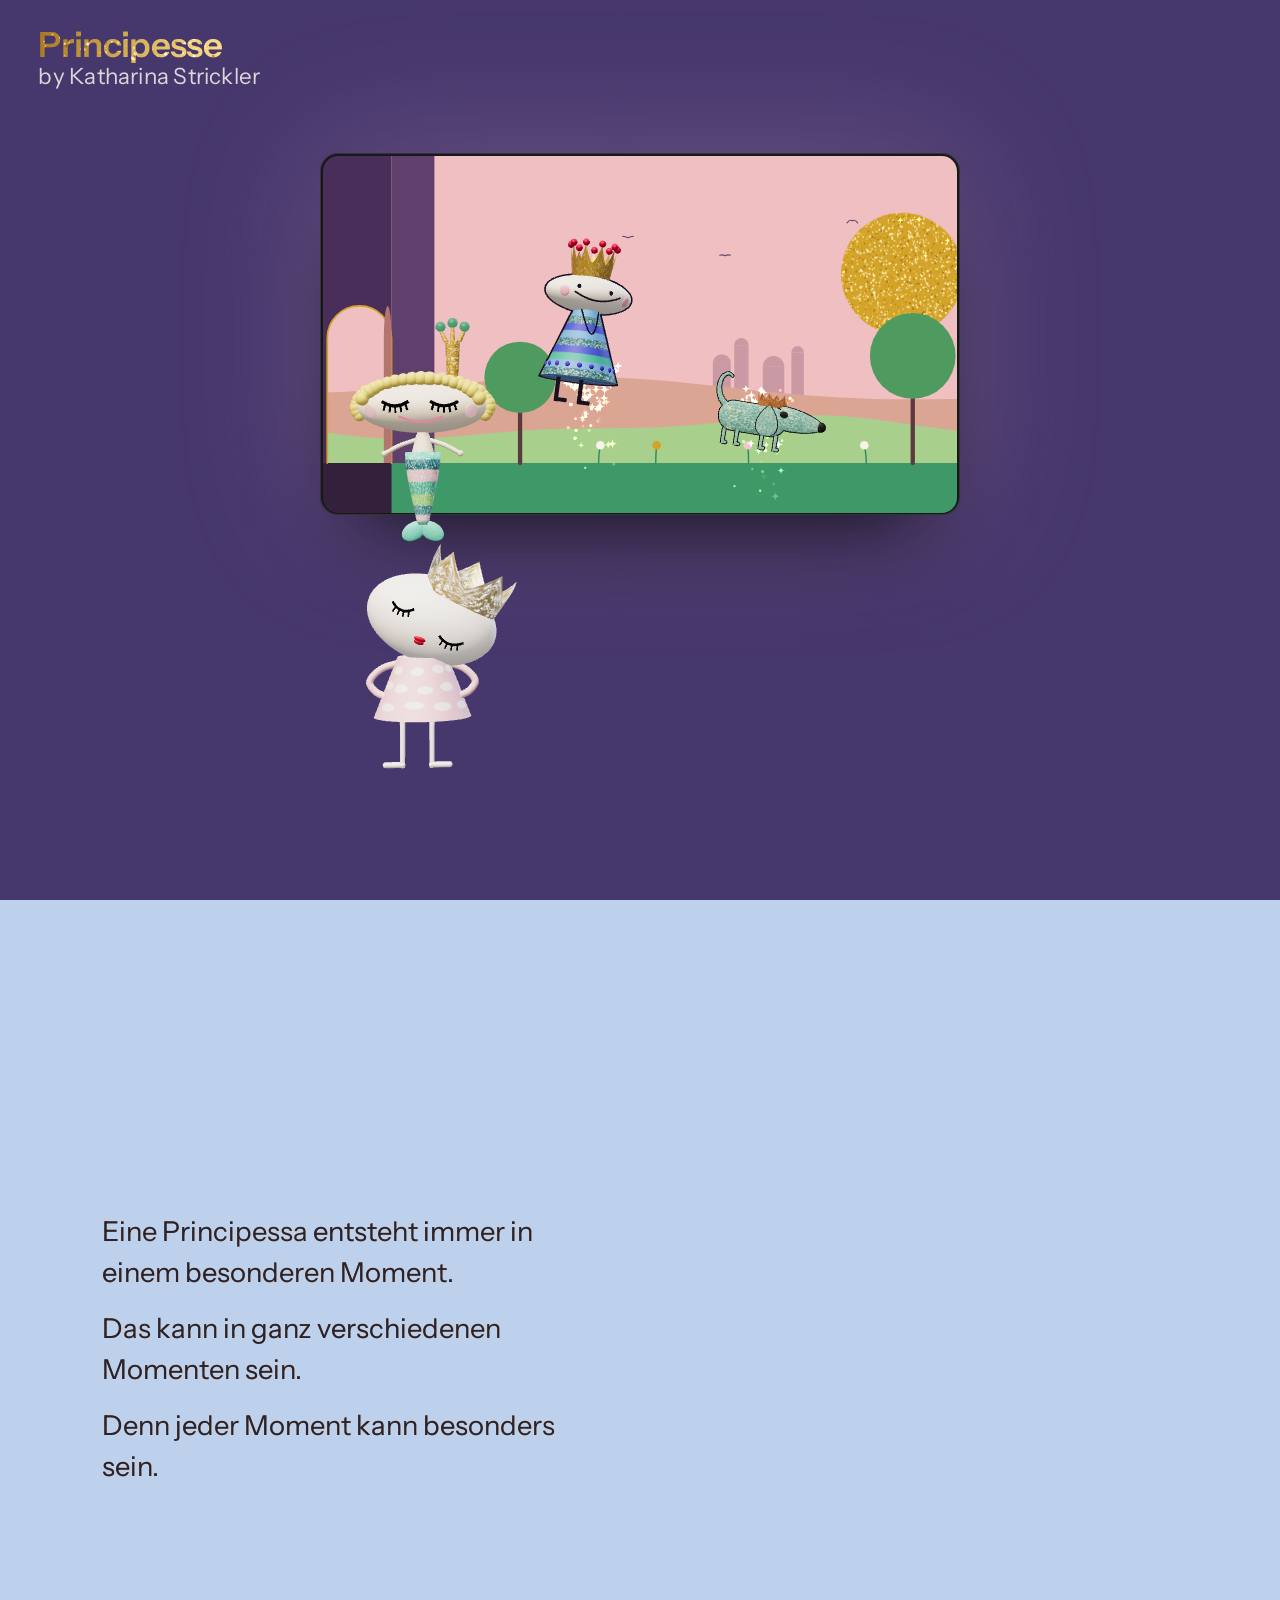
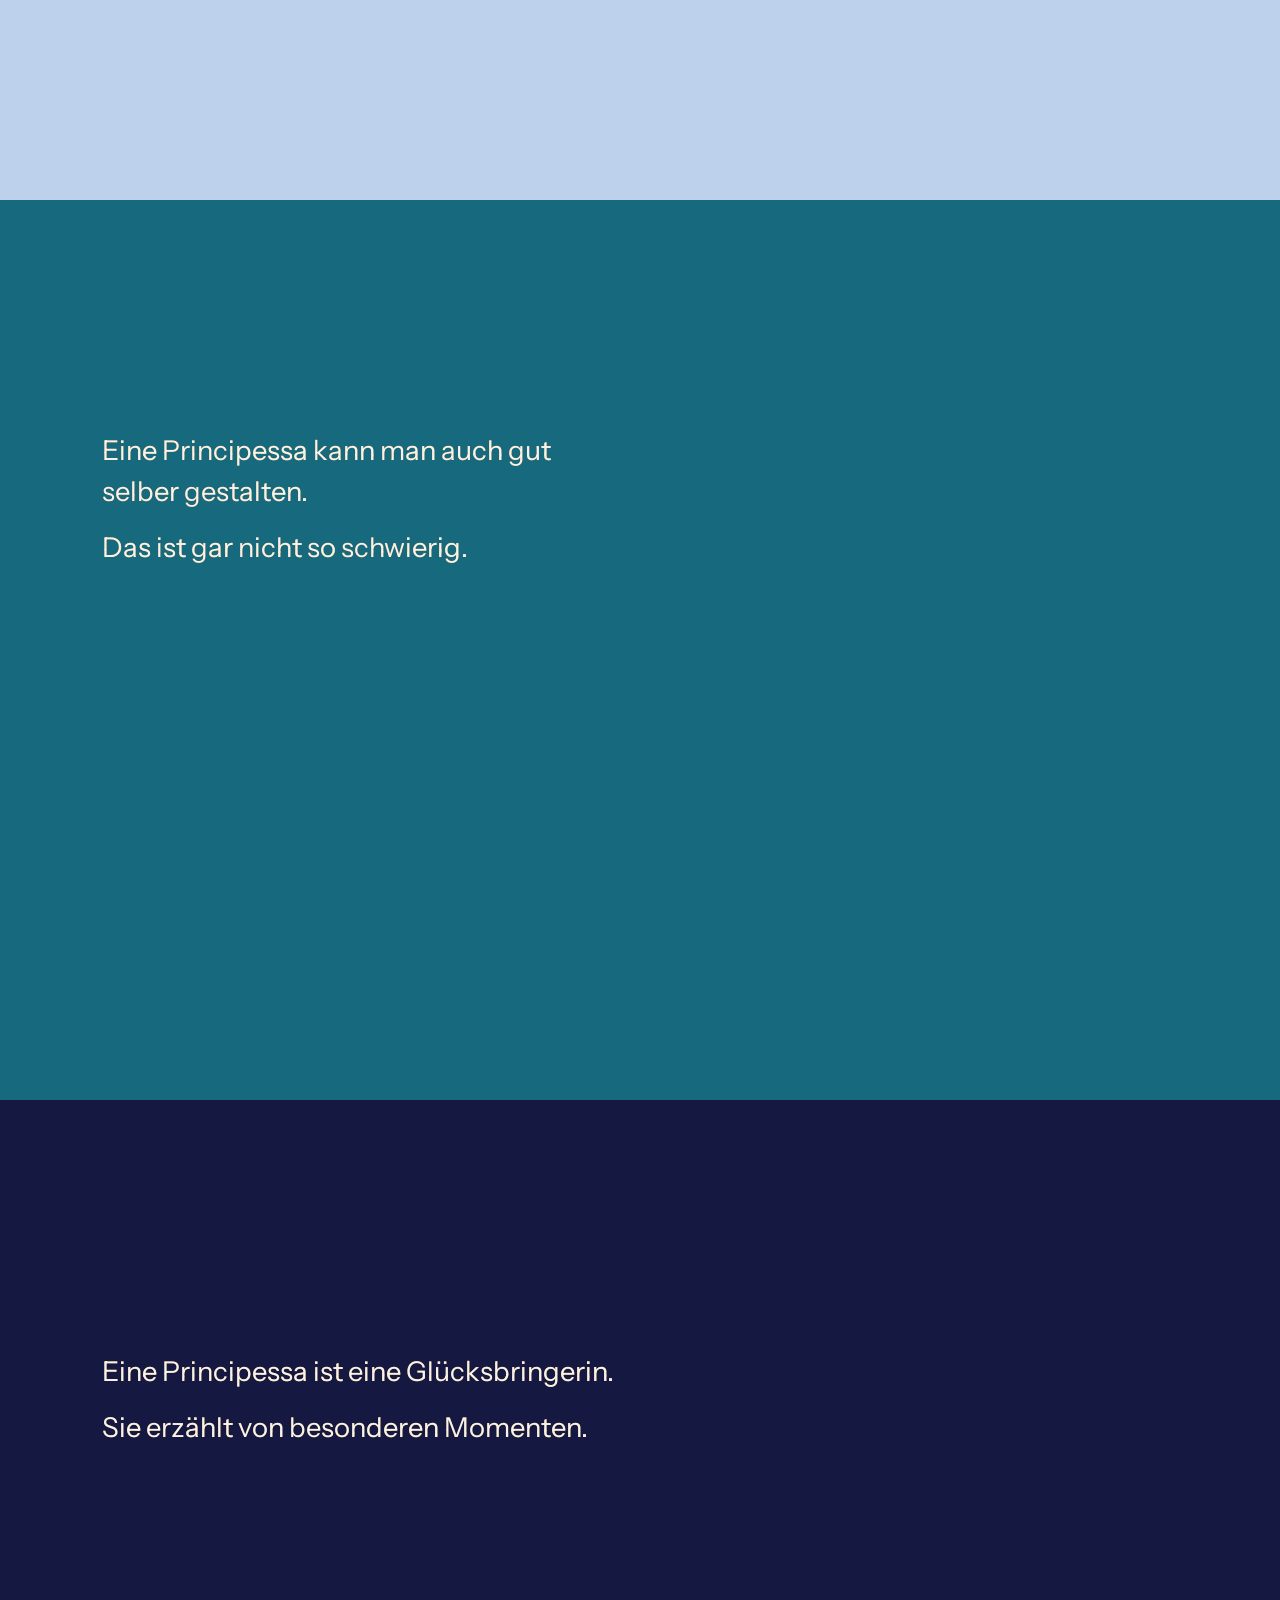
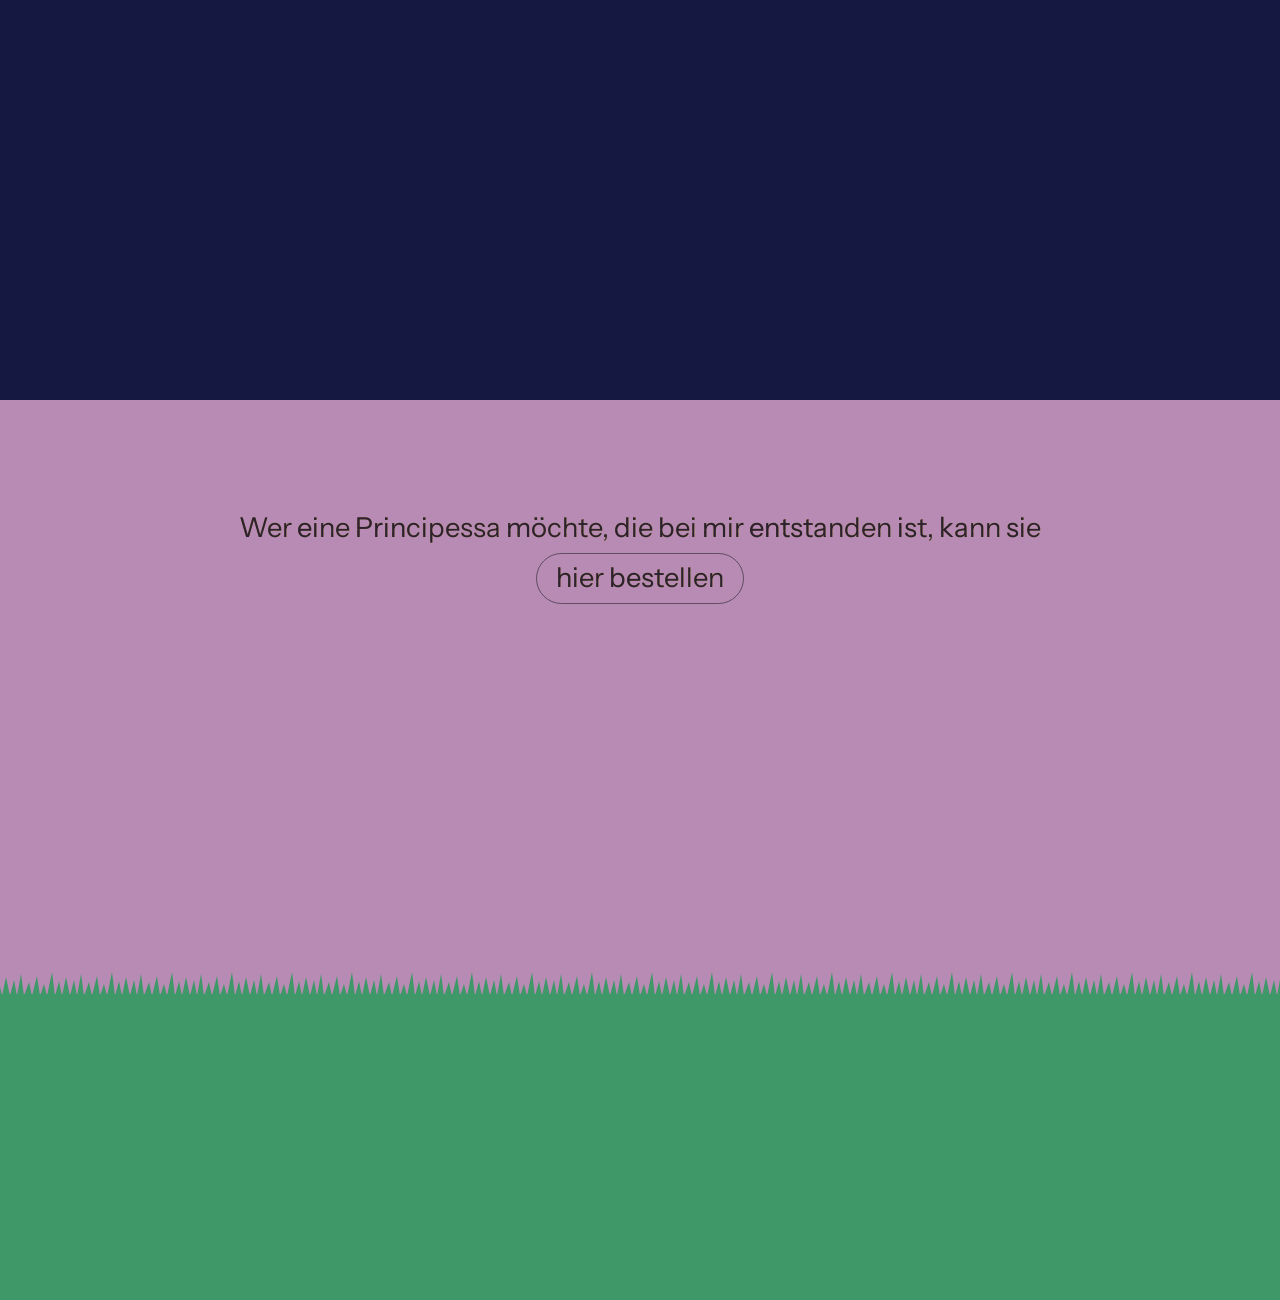
<file: beta/index.html>
<!doctype html>
<html lang="de">
<head>
<meta charset="utf-8">
<title>Principesse</title>
<meta name="viewport" content="width=device-width, initial-scale=1">
<meta name="robots" content="noindex">
<!-- Die Beta ist jetzt die Hauptseite: alte Links auf /beta/ führen dorthin -->
<link rel="canonical" href="../">
<meta http-equiv="refresh" content="0; url=../">
<script>location.replace('../' + location.search + location.hash);</script>
</head>
<body style="background:#2b2152;color:#f7f2ec;font-family:system-ui,sans-serif">
<p style="margin:2rem">Die Seite ist umgezogen: <a href="../" style="color:#f3d27a">Principesse</a></p>
</body>
</html>
</file>
<file: style.css>
:root {
  --creme: #f7f2ec;
  --papier: #fcfaf6;
  --linie: #2a2230;
  --hellblau: #b4d2f4;
  --hellblau-tief: #8db9ec;
  --tuerkis: #1f5f6a;
  --tuerkis-tief: #174a54;
  --koenigsblau: #1d2668;
  --nacht: #0e1340;
  --gruen: #1e7c66;
  --wiese: #2a8f5c;
  --erde: #174a36;
  --gold: #d4a429;
  --rot: #c8173f;
  --serif: "Fraunces", "Iowan Old Style", Georgia, serif;
  --sans: "Instrument Sans", system-ui, -apple-system, "Segoe UI", sans-serif;
  --glitzer: linear-gradient(transparent, transparent);
  /* Kurven: Eintreten stark auslaufend, Bewegung auf dem Bildschirm beidseitig */
  --ease-out: cubic-bezier(0.23, 1, 0.32, 1);
  --ease-in-out: cubic-bezier(0.77, 0, 0.175, 1);
  --ease-drawer: cubic-bezier(0.32, 0.72, 0, 1);
  /* Ebenen: eine Palette aus dem Gemälde */
  --e-abend: #2b2152;
  --e-himmel: #bdd1ec;
  --e-wasser: #176a7e;
  --e-nacht: #151840;
  --e-daemmer: #b78bb3;
  --e-wiese: #3e9868;
}

* { box-sizing: border-box; }
html { background: var(--creme); -webkit-text-size-adjust: 100%; }
body {
  margin: 0;
  font-family: var(--sans);
  font-size: clamp(1.02rem, 0.96rem + 0.3vw, 1.18rem);
  line-height: 1.6;
  color: var(--linie);
  overflow-x: hidden;
}

#staub, #buehne {
  position: fixed;
  inset: 0;
  width: 100%;
  height: 100%;
  pointer-events: none;
  display: block;
}
#staub { z-index: 1; }
#buehne { z-index: 3; }

section { position: relative; }
.inhalt { position: relative; z-index: 2; }

h1, h2 {
  font-family: var(--serif);
  font-weight: 420;
  font-style: italic;
  font-variation-settings: "SOFT" 100, "opsz" 144;
  letter-spacing: -0.01em;
  line-height: 1;
  margin: 0 0 0.35em;
}
h1 { font-size: clamp(2.6rem, 2rem + 3vw, 4.4rem); }
h2 { font-size: clamp(2.4rem, 1.8rem + 3vw, 4.2rem); }

.marke {
  font-size: 0.78rem;
  letter-spacing: 0.16em;
  text-transform: uppercase;
  font-weight: 600;
  margin: 0 0 1rem;
  opacity: 0.75;
}

/* ---------- Auftakt: Titelbild über die ganze Breite ---------- */
#augenblick {
  position: relative;
  height: 100vh; height: 100dvh; height: var(--vh, 100dvh);
  display: grid; place-items: start center;
  padding: 17vh 5vw 8vh;
  background: var(--e-abend);
}
/* der Film: Querformat 16:9, schmaler dunkler Rand, leises Leuchten */
.film {
  position: relative; z-index: 2;
  /* etwa die Fläche des früheren Stadtbilds im Tablet */
  width: min(64vw, 660px, calc(40vh * 16 / 9));
  width: min(64vw, 660px, calc(40dvh * 16 / 9));
  padding: clamp(2px, .22vw, 3px);
  border-radius: clamp(12px, 1.4vw, 19px);
  background: #18181c;
  box-shadow:
    inset 0 0 0 1px rgba(255, 255, 255, .12),
    0 50px 80px -40px rgba(0, 0, 0, .8),
    0 0 140px rgba(255, 196, 228, .22);
}
.leinwand { width: 100%; aspect-ratio: 16 / 9; position: relative; border-radius: clamp(10px, 1.2vw, 17px); overflow: hidden; background: #151840; }
.leinwand canvas { width: 100%; height: 100%; display: block; }
.unsichtbar { position: absolute; width: 1px; height: 1px; overflow: hidden; clip: rect(0 0 0 0); white-space: nowrap; }
.signatur {
  position: absolute; z-index: 2;
  top: clamp(14px, 3vh, 40px);
  left: clamp(16px, 3vw, 48px);
  margin: 0;
  color: var(--creme);
  font-family: var(--sans);
  font-weight: 500;
  font-size: clamp(.9rem, .6rem + 1vw, 1.45rem);
  letter-spacing: .015em;
  line-height: 1.2;
}
.signatur strong { display: block; font-weight: 600; font-size: 1.55em; letter-spacing: .01em; }
.signatur span { display: block; opacity: .85; font-weight: 400; }
.unsichtbar { position: absolute; width: 1px; height: 1px; overflow: hidden; clip: rect(0 0 0 0); white-space: nowrap; }

/* Titel: Märchenschrift mit Glitzerfüllung */
.titel {
  font-family: "Cinzel Decorative", "Fraunces", Georgia, serif;
  font-weight: 700;
  font-style: normal;
  font-variation-settings: normal;
  font-size: clamp(2.3rem, 0.9rem + 6.4vw, 6.4rem);
  letter-spacing: 0.02em;
  line-height: 1.05;
  text-align: center;
  margin: 0;
  color: #c9952e;
  background-image:
    var(--glitzer),
    var(--glitzer),
    linear-gradient(100deg, #8a5a14 0%, #f3d27a 18%, #b8862a 34%, #fff0b4 50%, #c08d2c 66%, #f6dc8a 82%, #8a5a14 100%);
  background-size: 240px 240px, 170px 170px, 220% 100%;
  -webkit-background-clip: text;
  background-clip: text;
  -webkit-text-fill-color: transparent;
  -webkit-text-stroke: 0.035em rgba(46, 26, 4, .85);
  paint-order: stroke fill;
  filter: drop-shadow(0 8px 18px rgba(212, 164, 41, .35));
  animation: funkeln 9s linear infinite;
}
.titel::first-letter { font-size: 1.32em; }
@keyframes funkeln {
  to { background-position: 240px 120px, -170px 85px, -220% 0; }
}

.bild {
  margin: 0;
  width: min(78vw, 430px, calc(66vh * 0.7856));
  width: min(78vw, 430px, calc(66dvh * 0.7856));
  aspect-ratio: 0.7856;
  filter: drop-shadow(0 22px 30px rgba(6, 4, 24, .55)) drop-shadow(0 3px 5px rgba(6, 4, 24, .45));
}
.bild canvas { width: 100%; height: 100%; display: block; }
.liegt {
  width: min(62vw, 300px);
  aspect-ratio: 1;
  margin-top: 1.6rem;
}
.liegt canvas { width: 100%; height: 100%; display: block; }

/* ---------- Ebenen ---------- */
/* Jede Ebene füllt genau einen Bildschirm; die Seite rastet sanft von Ebene zu Ebene */
html { scroll-snap-type: y mandatory; }
#augenblick, .ebene { scroll-snap-align: start; scroll-snap-stop: always; }
/* In der offenen Bestellkarte rastet nichts ein: sonst kann der Browser beim Auswählen oder Tippen zur nächsten Ebene springen */
html.karte-offen { scroll-snap-type: none; }
.ebene {
  height: 100vh; height: 100dvh; height: var(--vh, 100dvh);
  display: grid;
  grid-template-columns: 1fr 1fr;
  grid-template-rows: 100%;
  gap: 4vw;
  align-items: center;
  padding: 0 8vw;
  overflow: hidden;
}
.ebene .inhalt { max-width: 31rem; opacity: 0; transform: translateY(24px); transition: opacity .7s var(--ease-out), transform .7s var(--ease-out); }
.ebene > .inhalt.links { grid-column: 1; grid-row: 1; justify-self: start; }
.ebene > .inhalt.rechts { grid-column: 2; grid-row: 1; justify-self: end; }
.ebene > .inhalt.links ~ .platz { grid-column: 2; grid-row: 1; }
.ebene > .inhalt.rechts ~ .platz { grid-column: 1; grid-row: 1; }
.platz { align-self: stretch; margin: 16vh 0; }
.ebene .inhalt.da { opacity: 1; transform: none; }

#schweben { background: var(--e-himmel); }
.inhalt.mitte { margin: 0 auto; text-align: center; }
.bestellen {
  display: inline-block;
  margin: .15em .1em;
  padding: .12em .7em .18em;
  color: inherit;
  text-decoration: none;
  border: 1px solid rgba(42, 34, 48, .6);
  border-radius: 999px;
  transition: border-color .2s ease, background .2s ease, box-shadow .2s ease;
}
.bestellen:hover, .bestellen:focus-visible { border-color: var(--gold); background: rgba(255, 248, 225, .45); box-shadow: 0 0 0 3px rgba(212, 164, 41, .18); outline: none; }
#glitzer { background: var(--e-wasser); color: var(--creme); }
#gluecksbringer { background: linear-gradient(#0a3550, #2e2f72 20%, #5b4790 50%, #8e5f9c 78%, #b9759a); color: var(--creme); }
#gluecksbringer .zauber { text-shadow: 0 1px 12px rgba(30, 20, 60, .45); }
#verweilen { background: var(--e-nacht); color: var(--creme); }
#ankommen {
  background: var(--e-daemmer);
  color: var(--linie);
  display: flex;
  flex-direction: column;
  justify-content: space-between;
  align-items: stretch;
  padding: 0;
  height: auto;
  min-height: 100vh; min-height: var(--vh, 100dvh);
  overflow: visible;
}
#ankommen { gap: 0; justify-content: flex-start; }   /* kein Rasterabstand: sonst scheint zwischen Wiese und Bestellkarte das Mauve durch */
#ankommen .boden { margin-top: auto; }
/* Der Satz steht hoch und breit, damit er in zwei Zeilen passt und die Kronen frei bleiben */
#ankommen .inhalt { padding: 9vh 6vw 0; max-width: min(100%, 62rem); min-height: calc(var(--vh, 100dvh) - max(34svh, 180px)); }   /* die Wiese bleibt am selben Ort, auch mit offener Karte */

/* Verzauberter Text: Wörter erscheinen als Glitzer und werden zu Schrift */
.zauber { font-size: 1.32em; line-height: 1.5; }
.zauber .satz { display: block; }
.zauber .satz + .satz { margin-top: .55em; }
.zauber .wort {
  display: inline-block;
  --tinte: currentColor;
  background-image: var(--glitzer), linear-gradient(100deg, #7a4f0e, #d9a43a 30%, #fff3c0 50%, #c99230 70%, #7a4f0e);
  background-size: 160px 160px, 300% 100%;
  -webkit-background-clip: text;
  background-clip: text;
}
.zauber:not(.erwacht) .wort { opacity: 0; }
.zauber.erwacht .wort {
  animation: erscheinen 1.1s cubic-bezier(.2, .7, .2, 1) calc(var(--i) * 85ms) both,
             aufglitzern-a 1.6s ease calc(var(--i) * 85ms) both;
}
.zauber.erwacht.welle-a .wort { animation: aufglitzern-a 1.4s ease calc(var(--i) * 60ms) both; }
.zauber.erwacht.welle-b .wort { animation: aufglitzern-b 1.4s ease calc(var(--i) * 60ms) both; }
@keyframes erscheinen {
  from { opacity: 0; transform: translateY(8px) scale(.96); filter: blur(5px); }
  to { opacity: 1; transform: none; filter: blur(0); }
}
@keyframes aufglitzern-a {
  0% { -webkit-text-fill-color: transparent; background-position: 0 0, 100% 0; text-shadow: 0 0 0 transparent; }
  20% { -webkit-text-fill-color: rgba(42, 34, 48, .25); text-shadow: 0 0 6px rgba(255, 214, 110, .25); }
  55% { -webkit-text-fill-color: rgba(42, 34, 48, .8); }
  100% { -webkit-text-fill-color: var(--tinte); background-position: 80px 40px, 0 0; text-shadow: 0 0 0 transparent; }
}
@keyframes aufglitzern-b {
  0% { -webkit-text-fill-color: transparent; background-position: 0 0, 100% 0; text-shadow: 0 0 0 transparent; }
  20% { -webkit-text-fill-color: rgba(42, 34, 48, .25); text-shadow: 0 0 6px rgba(255, 214, 110, .25); }
  55% { -webkit-text-fill-color: rgba(42, 34, 48, .8); }
  100% { -webkit-text-fill-color: var(--tinte); background-position: -80px 40px, 0 0; text-shadow: 0 0 0 transparent; }
}
.funkelstern {
  position: absolute;
  width: 18px; height: 18px;
  margin: -9px 0 0 -9px;
  pointer-events: none;
  background:
    radial-gradient(circle, #fff 0 10%, #ffd66e 20%, rgba(232, 168, 40, .55) 34%, transparent 58%),
    linear-gradient(transparent 47%, #fff3c4 47% 53%, transparent 53%),
    linear-gradient(90deg, transparent 47%, #fff3c4 47% 53%, transparent 53%);
  filter: drop-shadow(0 0 3px rgba(255, 196, 60, .7));
  opacity: 0;
  animation: stern-funkeln 1.3s ease-out var(--d) forwards;
}
@keyframes stern-funkeln {
  0% { opacity: 0; transform: scale(.5) rotate(0); }
  35% { opacity: .75; transform: scale(var(--g)) rotate(45deg); }
  100% { opacity: 0; transform: scale(.6) rotate(90deg); }
}

blockquote { margin: 1.8rem 0 0; padding-left: 1.1rem; border-left: 1.5px solid rgba(247, 242, 236, .5); }
blockquote p { font-family: var(--serif); font-style: italic; font-size: 1.35em; margin: 0 0 .3rem; font-variation-settings: "SOFT" 100; }
blockquote cite { font-style: normal; font-size: .8rem; letter-spacing: .1em; text-transform: uppercase; opacity: .7; }

/* Boden mit Grashalmen am oberen Rand */
.boden {
  position: relative;
  height: 34vh;
  height: 34svh;
  min-height: 180px;
  background: var(--e-wiese);
}
.boden::before {
  content: "";
  position: absolute;
  left: 0; right: 0;
  top: -22px;
  height: 24px;
  background: url("data:image/svg+xml,%3Csvg xmlns='http://www.w3.org/2000/svg' width='60' height='24' viewBox='0 0 60 24'%3E%3Cpath d='M0 24 L4 8 L7 24 L11 2 L14 24 L19 10 L22 24 L27 4 L30 24 L34 12 L37 24 L42 0 L45 24 L49 9 L52 24 L56 5 L60 24 Z' fill='%233e9868'/%3E%3C/svg%3E") repeat-x bottom / 60px 24px;
}

/* Am grossen Bildschirm darf der Text grösser sein; die Spalte wächst mit */
@media (min-width: 1200px) {
  .zauber { font-size: clamp(1.32em, .7em + 1.1vw, 2.3em); }
  .ebene .inhalt { max-width: clamp(31rem, 24rem + 14vw, 46rem); }
}

@media (max-width: 700px) and (orientation: portrait) {
  .ebene { grid-template-columns: 1fr; grid-template-rows: auto 1fr; gap: 0; padding: 9vh 6vw 4vh; align-items: start; }
  .ebene > .inhalt.links, .ebene > .inhalt.rechts { grid-column: 1; grid-row: 1; justify-self: stretch; }
  .ebene > .inhalt.links ~ .platz, .ebene > .inhalt.rechts ~ .platz { grid-column: 1; grid-row: 2; margin: 2vh 0 0; }
  .ebene .inhalt { max-width: none; }
  .liegt { width: min(46vw, 24dvh); margin: 1.2rem auto 0; }
  #augenblick { padding: 14vh 0 8vh; }
  /* auf dem Handy: der Film randlos über die ganze Breite */
  .film { width: 100vw; padding: 0; border-radius: 0; box-shadow: 0 0 120px rgba(255, 196, 228, .18); }
  .leinwand { border-radius: 0; }
  #ankommen .inhalt { padding: 8vh 6vw 0; }
}

@media (prefers-reduced-motion: reduce) {
  .ebene .inhalt { transition: none; }
  .titel { animation: none; }
}

/* ---------- Bestellkarte ---------- */
.bestellkarte { background: var(--erde); padding: 10vh 4vw 12vh; color: var(--linie); }
.karte-innen {
  position: relative;
  max-width: 1040px;
  margin: 0 auto;
  background: var(--papier);
  border-radius: 8px;
  padding: clamp(1.3rem, 4vw, 3rem);
  border: 1px solid rgba(212, 164, 41, .6);
  box-shadow: 0 30px 60px -30px rgba(0, 0, 0, .55);
  opacity: 0;
  transform: translateY(28px) scale(.98);
  transition: opacity .45s var(--ease-out), transform .45s var(--ease-out);
}
.bestellkarte.offen .karte-innen { opacity: 1; transform: none; }
.karte-innen h2 { color: var(--linie); margin-bottom: .2em; }
.einleitung { margin: 0 0 1.8rem; opacity: .8; }
.zu {
  position: absolute; top: .6rem; right: .7rem;
  width: 44px; height: 44px;
  border: 0; background: none; cursor: pointer;
  font-size: 1.8rem; line-height: 1; color: var(--linie); opacity: .6;
}
.zu:hover, .zu:focus-visible { opacity: 1; }

/* Produkte */
.produkte { display: grid; grid-template-columns: repeat(3, 1fr); gap: clamp(.8rem, 2vw, 1.4rem); margin-bottom: 1.6rem; }
.produkt {
  position: relative;
  display: flex; flex-direction: column;
  border-radius: 8px;
  background: #f4eee5;
  box-shadow: inset 0 0 0 1.5px rgba(42, 34, 48, .06);
  transition: box-shadow .2s ease, background .2s ease, transform .2s var(--ease-out);
}
.produkt.gewaehlt {
  background: #fdf6e3;
  box-shadow: inset 0 0 0 2px var(--gold), 0 14px 28px -16px rgba(180, 130, 30, .9);
  transform: translateY(-2px);
}
.wahl { display: flex; flex-direction: column; align-items: center; padding: 1rem .9rem .4rem; cursor: pointer; text-align: center; }
.wahl input { position: absolute; opacity: 0; width: 1px; height: 1px; }
.haken {
  position: absolute; top: .8rem; left: .8rem;
  width: 26px; height: 26px; border-radius: 50%;
  border: 1.5px solid rgba(42, 34, 48, .35); background: #fff;
  transition: background .25s ease, border-color .25s ease;
}
.haken::after {
  content: ""; position: absolute; left: 8px; top: 4px; width: 6px; height: 11px;
  border: solid #fff; border-width: 0 2.5px 2.5px 0; transform: rotate(45deg) scale(.5); opacity: 0;
  transition: transform .2s var(--ease-out), opacity .15s ease;
}
.produkt.gewaehlt .haken { background: var(--gold); border-color: var(--gold); }
.produkt.gewaehlt .haken::after { transform: rotate(45deg) scale(1); opacity: 1; }
.wahl input:focus-visible ~ .haken { outline: 2px solid var(--gold); outline-offset: 3px; }
.bild { width: 100%; max-width: 210px; height: auto; display: block; }
.bild .stapel, .bild .tasche-koerper, .bild .shirt-stoff, .bild .tasche-stoff, .bild .tasche-henkel { transition: transform .3s var(--ease-out), fill .25s ease, stroke .25s ease; }
.produkt-name { font-family: var(--serif); font-style: italic; font-size: 1.35em; margin-top: .2rem; }
.produkt-text { font-size: .85rem; opacity: .65; }

.optionen { display: flex; flex-direction: column; gap: .8rem; padding: .8rem .9rem 1.1rem; }
.option { display: flex; flex-wrap: wrap; gap: .4rem; align-items: center; }
.option-titel { width: 100%; font-size: .72rem; letter-spacing: .14em; text-transform: uppercase; font-weight: 600; opacity: .6; }
.option input { position: absolute; opacity: 0; width: 1px; height: 1px; }

/* Knöpfe für Set, Grösse, Anzahl */
.pille span {
  display: inline-block; min-width: 44px; min-height: 36px;
  padding: .45rem .75rem; border-radius: 999px;
  border: 1.5px solid rgba(42, 34, 48, .18); background: #fff;
  font-size: .88rem; line-height: 1.15; text-align: center; cursor: pointer;
  transition: background .2s ease, border-color .2s ease, color .2s ease, box-shadow .2s ease;
}
.pille:hover span { border-color: var(--gold); }
.pille input:checked + span { background: var(--linie); border-color: var(--linie); color: var(--papier); box-shadow: 0 0 0 3px rgba(212, 164, 41, .35); }
.pille input:focus-visible + span { outline: 2px solid var(--gold); outline-offset: 2px; }

/* Farbtupfer */
.tupfer { display: flex; flex-direction: column; align-items: center; gap: .2rem; cursor: pointer; }
.tupfer span {
  width: 36px; height: 36px; border-radius: 50%;
  background: var(--f); box-shadow: inset 0 0 0 1.5px rgba(0, 0, 0, .15);
  transition: box-shadow .2s ease, transform .2s ease;
}
.tupfer em { font-style: normal; font-size: .72rem; opacity: .7; }
.tupfer input:checked + span { box-shadow: inset 0 0 0 1.5px rgba(0, 0, 0, .15), 0 0 0 3px var(--papier), 0 0 0 5px var(--gold); transform: scale(1.06); }
.tupfer input:focus-visible + span { outline: 2px solid var(--linie); outline-offset: 5px; }

/* Motive */
.motivwahl { display: flex; flex-direction: column; align-items: center; gap: .15rem; cursor: pointer; }
.motivwahl svg {
  width: 56px; height: 56px; border-radius: 10px; background: #fff;
  box-shadow: inset 0 0 0 1.5px rgba(42, 34, 48, .14);
  transition: box-shadow .2s ease, transform .2s ease;
}
.motivwahl em { font-style: normal; font-size: .72rem; opacity: .7; }
.motivwahl input:checked + svg { box-shadow: inset 0 0 0 2px var(--gold), 0 6px 14px -8px rgba(180, 130, 30, .9); transform: translateY(-1px); }
.motivwahl input:focus-visible + svg { outline: 2px solid var(--linie); outline-offset: 3px; }

/* Formular */
.felder { display: grid; grid-template-columns: 1fr 1fr; gap: .9rem 1.2rem; margin-bottom: 1.6rem; }
.felder label { display: flex; flex-direction: column; gap: .3rem; font-size: .9rem; }
.felder .breit { grid-column: 1 / -1; }
.felder input, .felder textarea {
  font: inherit; font-size: 1rem;
  padding: .7rem .8rem;
  border: 1px solid #d8cfc2; border-radius: 6px;
  background: #fff; color: var(--linie);
}
.felder input:focus, .felder textarea:focus { outline: 2px solid var(--gold); outline-offset: 1px; border-color: var(--gold); }
.senden {
  font: inherit; font-weight: 600; letter-spacing: .02em;
  padding: .95rem 2rem;
  border: 0; border-radius: 999px; cursor: pointer;
  color: #2e1d04;
  background: linear-gradient(100deg, #c99230, #f3d27a 45%, #d9a43a);
  box-shadow: 0 8px 20px -10px rgba(160, 110, 20, .9);
  transition: transform .2s ease, box-shadow .2s ease;
}
.senden:hover, .senden:focus-visible { transform: translateY(-1px); box-shadow: 0 12px 24px -10px rgba(160, 110, 20, .9); }
.hinweis-fehler { color: #a3122f; margin: -.6rem 0 1.2rem; }
.danke { margin: 1rem 0 0; opacity: .85; }
/* Ab wann bestellt werden kann: gut lesbar oben in der Karte, ohne beim Auswählen zu stören */
.ab-datum {
  display: inline-block; margin: -1rem 0 1.8rem; padding: .45rem .95rem;
  border: 1px solid rgba(212, 164, 41, .7); border-radius: 999px;
  background: #fff8e6; color: var(--linie); font-weight: 600; font-size: 1rem;
}

@media (max-width: 860px) {
  .produkte { grid-template-columns: 1fr; }
  .produkt { display: grid; grid-template-columns: minmax(120px, 38%) 1fr; }
  .wahl { grid-row: 1; padding: .9rem .5rem .6rem; }
  .bild { max-width: 160px; }
  .optionen { grid-row: 1; grid-column: 2; padding: 1rem .9rem 1rem .2rem; margin-top: 0; }
}
@media (max-width: 520px) {
  .produkt { display: flex; }
  .bild { max-width: 150px; }
  .optionen { padding: .4rem 1rem 1.1rem; }
  .felder { grid-template-columns: 1fr; }
}
@media (prefers-reduced-motion: reduce) {
  .karte-innen, .produkt, .bild * { transition: none !important; }
}

/* ---------- Bestellkarte, moderner ---------- */
.bestellkarte { background: var(--e-wiese); }
.karte-innen {
  background: #fff;
  border-radius: 22px;
  border: 1px solid rgba(212, 164, 41, .55);
  box-shadow: 0 40px 80px -40px rgba(0, 0, 0, .6), 0 2px 6px rgba(0, 0, 0, .06);
}
.karte-innen h2 {
  font-family: var(--sans); font-style: normal; font-weight: 600;
  font-variation-settings: normal; letter-spacing: -.02em;
  font-size: clamp(1.7rem, 1.3rem + 1.6vw, 2.5rem);
}
.einleitung { color: #6d6672; opacity: 1; }
.produkt { background: #f6f4f1; border-radius: 18px; box-shadow: none; }
.produkt.gewaehlt { background: #fff; box-shadow: 0 0 0 2px #1e1a4c, 0 18px 36px -22px rgba(30, 26, 76, .6); transform: none; }
.produkt.gewaehlt .haken { background: #1e1a4c; border-color: #1e1a4c; }
.haken { border-color: rgba(30, 26, 76, .25); }
.produkt-name { font-family: var(--sans); font-style: normal; font-weight: 600; font-size: 1.08rem; letter-spacing: -.01em; }
.produkt-text { color: #6d6672; opacity: 1; font-size: .82rem; }
.option-titel { letter-spacing: .08em; color: #8a8390; opacity: 1; font-size: .7rem; }
.pille span { border-radius: 10px; border: 0; background: #ece9e4; font-weight: 500; }
.pille:hover span { background: #e2ded7; }
.pille input:checked + span { background: #1e1a4c; color: #fff; box-shadow: none; }
.tupfer input:checked + span { box-shadow: inset 0 0 0 1.5px rgba(0, 0, 0, .15), 0 0 0 3px #fff, 0 0 0 5px #1e1a4c; }
.motivwahl svg { border-radius: 12px; background: #f6f4f1; box-shadow: none; }
.motivwahl input:checked + svg { box-shadow: 0 0 0 2px #1e1a4c; background: #fff; }
.felder label { color: #4f4856; font-weight: 500; font-size: .84rem; }
.felder input, .felder textarea { border: 0; background: #f4f2ee; border-radius: 12px; padding: .85rem .95rem; transition: background .2s ease, box-shadow .2s ease; }
.felder input:focus, .felder textarea:focus { outline: 0; background: #fff; box-shadow: 0 0 0 2px #1e1a4c; }
.senden {
  display: inline-flex; align-items: center; gap: .6rem;
  border-radius: 14px; padding: 1rem 1.6rem;
  color: #fff; background: #1e1a4c;
  box-shadow: 0 14px 28px -16px rgba(30, 26, 76, .9);
}
.senden::after { content: "→"; font-size: 1.15em; transition: transform .2s ease; }
.senden:hover::after, .senden:focus-visible::after { transform: translateX(3px); }
.senden:hover, .senden:focus-visible { background: #2a2466; }
@media (max-width: 520px) { .senden { width: 100%; justify-content: center; } }

.glitzerdruck circle { animation: glitzerdruck 2.4s ease-in-out infinite; }
.glitzerdruck circle:nth-child(3n) { animation-delay: .8s; }
.glitzerdruck circle:nth-child(3n+1) { animation-delay: 1.6s; }
@keyframes glitzerdruck { 0%, 100% { opacity: .25; } 50% { opacity: 1; } }
@media (prefers-reduced-motion: reduce) { .glitzerdruck circle { animation: none; } }

html.gesperrt, html.gesperrt body { overflow: hidden; overscroll-behavior: none; }

/* ---------- Nach der Apple-Design-Checkliste ---------- */
/* Rückmeldung beim Drücken, nicht erst beim Loslassen */
.bestellen:active, .senden:active, .zu:active { transform: scale(.97); transition: transform 100ms ease-out; }
.pille input:active + span, .wahl:active .bild, .tupfer:active span, .motivwahl:active svg { transform: scale(.96); transition: transform 100ms ease-out; }
.bild, .wahl .bild { transition: transform 200ms var(--ease-out); }
/* Typografie: grosse Schrift enger, kleine etwas weiter */
.signatur strong { letter-spacing: -.02em; line-height: 1.05; }
.signatur span { letter-spacing: .01em; }
.karte-innen h2 { letter-spacing: -.025em; line-height: 1.05; }
.option-titel, .produkt-text, .felder label { letter-spacing: .02em; }
/* Die Bestellkarte materialisiert: Unschärfe und Grösse zusammen, nicht nur Deckkraft */
.karte-innen { filter: blur(8px); transition: opacity .4s var(--ease-out), transform .45s var(--ease-drawer), filter .4s var(--ease-out); }
.bestellkarte.offen .karte-innen { filter: blur(0); }
/* Fokus sichtbar, ohne Rahmen für die Maus */
:focus-visible { outline: 2px solid var(--gold); outline-offset: 3px; }
@media (prefers-reduced-motion: reduce) {
  html { scroll-snap-type: none; }
  .karte-innen { filter: none; transition: opacity .25s ease; transform: none; }
  .bestellen:active, .senden:active, .zu:active { transform: none; }
}
@media (prefers-contrast: more) {
  .bestellen { border-color: currentColor; }
  .pille span { border: 1.5px solid currentColor; }
}

/* Titel: goldener Glitzer, leise wandernd */
.signatur strong {
  color: #e9c462;
  background-image: var(--glitzer), linear-gradient(100deg, #a8781f 0%, #f3d27a 30%, #fff1bf 50%, #d9a43a 70%, #a8781f 100%);
  background-size: 160px 160px, 240% 100%;
  -webkit-background-clip: text; background-clip: text;
  -webkit-text-fill-color: transparent;
  text-shadow: none;
  animation: titelglitzer 14s linear infinite;
}
@keyframes titelglitzer { to { background-position: 160px 80px, -240% 0; } }
@media (prefers-reduced-motion: reduce) { .signatur strong { animation: none; } }

/* Mauszeiger: ein goldener Glitzerstern mit dunkler Kontur, auf hellem und dunklem Grund sichtbar.
   Über Links, Knöpfen und Wahlfeldern bleibt die Hand, Textfelder behalten den Textzeiger. */
@media (hover: hover) and (pointer: fine) {
  html { cursor: url("data:image/svg+xml,%3Csvg xmlns='http://www.w3.org/2000/svg' width='28' height='28' viewBox='0 0 28 28'%3E%3Cpath d='M14 2 Q15 13 26 14 Q15 15 14 26 Q13 15 2 14 Q13 13 14 2Z' fill='%23f3d27a' stroke='%232a2152' stroke-width='1.4' stroke-linejoin='round'/%3E%3Ccircle cx='14' cy='14' r='1.6' fill='%23fff8dc'/%3E%3C/svg%3E") 14 14, auto; }
  a, button, label, .wahl, .pille, .tupfer, .motivwahl { cursor: pointer; }
  input[type="text"], input[type="email"], input:not([type]), textarea { cursor: text; }
}

/* Meldung, die sich bei jedem Klick ins Formular aufzaubert */
.karte-innen { position: relative; }
.zauber-meldung {
  position: absolute; z-index: 5; margin: 0; padding: .7rem 1.1rem; text-align: center; pointer-events: none;
  width: max-content; max-width: calc(100% - 24px);
  font-family: var(--serif); font-style: italic; font-size: 1.15rem; line-height: 1.3; color: #6e4610;
  background: rgba(255, 251, 240, .94); border: 1px solid rgba(212, 164, 41, .55); border-radius: 12px;
  box-shadow: 0 14px 34px -16px rgba(80, 50, 10, .55), 0 0 26px rgba(244, 210, 120, .35);
  opacity: 0; transform: translateY(6px) scale(.98); transition: opacity .5s ease, transform .5s ease;
}
.zauber-meldung.an { opacity: 1; transform: none; transition: opacity .2s ease, transform .3s ease; }
.zauber-meldung span { display: inline-block; opacity: 0; filter: blur(5px); transform: translateY(5px) scale(.9); text-shadow: 0 0 10px rgba(244, 196, 80, .9); }
.zauber-meldung.an span { animation: zauberwort .7s cubic-bezier(.23, 1, .32, 1) forwards; animation-delay: calc(var(--i) * 90ms); }
@keyframes zauberwort {
  0% { opacity: 0; filter: blur(5px); transform: translateY(5px) scale(.9); color: #fff6c8; }
  60% { opacity: 1; filter: blur(0); color: #d4a429; text-shadow: 0 0 14px rgba(255, 220, 120, 1); }
  100% { opacity: 1; filter: blur(0); transform: none; text-shadow: 0 0 4px rgba(244, 196, 80, .35); }
}
.zauber-meldung i {
  position: absolute; left: var(--x); top: var(--y); width: 12px; height: 12px; margin: -6px 0 0 -6px; opacity: 0;
  background: radial-gradient(circle, #fff8dc 0 18%, transparent 20%), conic-gradient(from 45deg, transparent 0 20%, #f3d27a 22% 28%, transparent 30% 45%, #f3d27a 47% 53%, transparent 55% 70%, #f3d27a 72% 78%, transparent 80% 95%, #f3d27a 97%);
  -webkit-mask: radial-gradient(circle, #000 0 60%, transparent 62%); mask: radial-gradient(circle, #000 0 60%, transparent 62%);
}
.zauber-meldung.an i { animation: zauberfunke .9s ease-out forwards; animation-delay: var(--d); }
@keyframes zauberfunke { 0% { opacity: 0; transform: scale(.2) rotate(0); } 40% { opacity: 1; transform: scale(var(--g)) rotate(45deg); } 100% { opacity: 0; transform: scale(.3) rotate(90deg); } }
@media (prefers-reduced-motion: reduce) {
  .zauber-meldung span { opacity: 1; filter: none; transform: none; }
  .zauber-meldung.an span, .zauber-meldung.an i { animation: none; }
}

/* Titel unter dem Film: erscheint mit Glitzer (zauber.js) und vergeht kurz vor dem Sprung */
#augenblick { align-content: start; }
.auftakt-titel {
  position: relative; z-index: 2; margin: 9vh 0 0; text-align: center; color: var(--creme);
  font-family: var(--serif); font-style: normal; font-weight: 400; font-size: clamp(1.4rem, 1rem + 1.6vw, 2.5rem); line-height: 1.2;
  font-variation-settings: "SOFT" 0, "WONK" 0, "opsz" 48; letter-spacing: .01em;   /* aufrecht, ohne Schnörkel */
  transition: opacity 1s ease, transform 1s ease;
}
.auftakt-titel.weg { opacity: 0; transform: translateY(-6px); pointer-events: none; }
@media (max-width: 700px) and (orientation: portrait) { .auftakt-titel { margin-top: 7vh; padding: 0 6vw; } }

/* Handy quer: wenig Höhe. Zweispaltig wie am Desktop, aber alles nach der Höhe bemessen */
@media (orientation: landscape) and (max-height: 520px) {
  .signatur { top: 10px; left: 14px; font-size: .78rem; }
  #augenblick { padding: 15vh 4vw 4vh; }
  .film { width: min(62vw, calc(48dvh * 16 / 9)); }
  .auftakt-titel { margin-top: 4vh; font-size: clamp(1rem, .6rem + 2.4vh, 1.5rem); }
  .ebene { padding: 0 6vw; gap: 3vw; }
  .zauber { font-size: clamp(1rem, .55rem + 2.6vh, 1.3rem); line-height: 1.4; }
  .zauber .satz + .satz { margin-top: .35em; }
  .liegt { width: min(34dvh, 220px); margin-top: .6rem; }
  .platz { margin: 10vh 0; }
  #ankommen .inhalt { padding: 6vh 6vw 0; min-height: calc(var(--vh, 100dvh) - max(26svh, 90px)); }
  #ankommen .boden { height: 26svh; min-height: 90px; }
}

.auftakt-titel .satz + .satz { margin-top: .1em; }

/* Der Titel bleibt verborgen, bis er erwacht (sonst steht er beim Laden kurz da, bevor zauber.js die Wörter vorbereitet) */
.auftakt-titel:not(.erwacht) { visibility: hidden; }
/* Beim Aufglitzern vor dem Ausblenden strahlt der Titel kräftiger: goldener Lichthof um jedes Wort */
.auftakt-titel.erwacht.welle-a .wort, .auftakt-titel.erwacht.welle-b .wort {
  animation: aufglitzern-a 1.4s ease calc(var(--i) * 60ms) both, titelstrahl 1.8s ease calc(var(--i) * 60ms) both;
}
@keyframes titelstrahl {
  0% { filter: drop-shadow(0 0 0 rgba(255, 220, 120, 0)); }
  35% { filter: drop-shadow(0 0 10px rgba(255, 224, 130, .95)) drop-shadow(0 0 22px rgba(255, 196, 80, .6)); }
  100% { filter: drop-shadow(0 0 0 rgba(255, 220, 120, 0)); }
}
.auftakt-titel ~ .funkelstern, #augenblick .funkelstern { z-index: 3; }
</file>
<file: alpha/style.css>
:root {
  --creme: #f7f2ec;
  --papier: #fcfaf6;
  --linie: #2a2230;
  --hellblau: #b4d2f4;
  --hellblau-tief: #8db9ec;
  --tuerkis: #1f5f6a;
  --tuerkis-tief: #174a54;
  --koenigsblau: #1d2668;
  --nacht: #0e1340;
  --gruen: #1e7c66;
  --wiese: #2a8f5c;
  --erde: #174a36;
  --gold: #d4a429;
  --rot: #c8173f;
  --serif: "Fraunces", "Iowan Old Style", Georgia, serif;
  --sans: "Instrument Sans", system-ui, -apple-system, "Segoe UI", sans-serif;
  --glitzer: linear-gradient(transparent, transparent);
  /* Kurven: Eintreten stark auslaufend, Bewegung auf dem Bildschirm beidseitig */
  --ease-out: cubic-bezier(0.23, 1, 0.32, 1);
  --ease-in-out: cubic-bezier(0.77, 0, 0.175, 1);
  --ease-drawer: cubic-bezier(0.32, 0.72, 0, 1);
  /* Ebenen: eine Palette aus dem Gemälde */
  --e-abend: #2b2152;
  --e-himmel: #bdd1ec;
  --e-wasser: #176a7e;
  --e-nacht: #151840;
  --e-daemmer: #b78bb3;
  --e-wiese: #3e9868;
}

* { box-sizing: border-box; }
html { background: var(--creme); -webkit-text-size-adjust: 100%; }
body {
  margin: 0;
  font-family: var(--sans);
  font-size: clamp(1.02rem, 0.96rem + 0.3vw, 1.18rem);
  line-height: 1.6;
  color: var(--linie);
  overflow-x: hidden;
}

#staub, #buehne {
  position: fixed;
  inset: 0;
  width: 100%;
  height: 100%;
  pointer-events: none;
  display: block;
}
#staub { z-index: 1; }
#buehne { z-index: 3; }

section { position: relative; }
.inhalt { position: relative; z-index: 2; }

h1, h2 {
  font-family: var(--serif);
  font-weight: 420;
  font-style: italic;
  font-variation-settings: "SOFT" 100, "opsz" 144;
  letter-spacing: -0.01em;
  line-height: 1;
  margin: 0 0 0.35em;
}
h1 { font-size: clamp(2.6rem, 2rem + 3vw, 4.4rem); }
h2 { font-size: clamp(2.4rem, 1.8rem + 3vw, 4.2rem); }

.marke {
  font-size: 0.78rem;
  letter-spacing: 0.16em;
  text-transform: uppercase;
  font-weight: 600;
  margin: 0 0 1rem;
  opacity: 0.75;
}

/* ---------- Auftakt: Titelbild über die ganze Breite ---------- */
#augenblick {
  position: relative;
  height: 100vh; height: 100dvh; height: var(--vh, 100dvh);
  display: grid; place-items: start center;
  padding: 11vh 5vw 8vh;
  background: var(--e-abend);
}
/* das Tablet: hochformatig, schmaler Rand, leises Leuchten */
.tablet {
  position: relative; z-index: 2;
  width: min(56vw, 440px, calc(50vh * .744 + 12px));
  width: min(56vw, 440px, calc(50dvh * .744 + 12px));
  padding: clamp(4px, .45vw, 6px);
  border-radius: clamp(16px, 1.8vw, 24px);
  background: #18181c;
  box-shadow:
    inset 0 0 0 1px rgba(255, 255, 255, .12),
    0 50px 80px -40px rgba(0, 0, 0, .8),
    0 0 140px rgba(255, 196, 228, .22);
}
.tablet::before {
  content: ""; position: absolute; top: 50%; right: -2px; width: 3px; height: 9%;
  transform: translateY(-50%); border-radius: 2px; background: #2b2b31;
}
.kopfbild { width: 100%; aspect-ratio: 1200 / 1613; position: relative; border-radius: clamp(12px, 1.4vw, 19px); overflow: hidden; background: #000; }
.unsichtbar { position: absolute; width: 1px; height: 1px; overflow: hidden; clip: rect(0 0 0 0); white-space: nowrap; }
.signatur {
  position: absolute; z-index: 2;
  top: clamp(14px, 3vh, 40px);
  left: clamp(16px, 3vw, 48px);
  margin: 0;
  color: var(--creme);
  font-family: var(--sans);
  font-weight: 500;
  font-size: clamp(.9rem, .6rem + 1vw, 1.45rem);
  letter-spacing: .015em;
  line-height: 1.2;
}
.signatur strong { display: block; font-weight: 600; font-size: 1.55em; letter-spacing: .01em; }
.signatur span { display: block; opacity: .85; }
.kopfbild canvas { width: 100%; height: 100%; display: block; }
.unsichtbar { position: absolute; width: 1px; height: 1px; overflow: hidden; clip: rect(0 0 0 0); white-space: nowrap; }

/* Titel: Märchenschrift mit Glitzerfüllung */
.titel {
  font-family: "Cinzel Decorative", "Fraunces", Georgia, serif;
  font-weight: 700;
  font-style: normal;
  font-variation-settings: normal;
  font-size: clamp(2.3rem, 0.9rem + 6.4vw, 6.4rem);
  letter-spacing: 0.02em;
  line-height: 1.05;
  text-align: center;
  margin: 0;
  color: #c9952e;
  background-image:
    var(--glitzer),
    var(--glitzer),
    linear-gradient(100deg, #8a5a14 0%, #f3d27a 18%, #b8862a 34%, #fff0b4 50%, #c08d2c 66%, #f6dc8a 82%, #8a5a14 100%);
  background-size: 240px 240px, 170px 170px, 220% 100%;
  -webkit-background-clip: text;
  background-clip: text;
  -webkit-text-fill-color: transparent;
  -webkit-text-stroke: 0.035em rgba(46, 26, 4, .85);
  paint-order: stroke fill;
  filter: drop-shadow(0 8px 18px rgba(212, 164, 41, .35));
  animation: funkeln 9s linear infinite;
}
.titel::first-letter { font-size: 1.32em; }
@keyframes funkeln {
  to { background-position: 240px 120px, -170px 85px, -220% 0; }
}

.bild {
  margin: 0;
  width: min(78vw, 430px, calc(66vh * 0.7856));
  width: min(78vw, 430px, calc(66dvh * 0.7856));
  aspect-ratio: 0.7856;
  filter: drop-shadow(0 22px 30px rgba(6, 4, 24, .55)) drop-shadow(0 3px 5px rgba(6, 4, 24, .45));
}
.bild canvas { width: 100%; height: 100%; display: block; }
.liegt {
  width: min(62vw, 300px);
  aspect-ratio: 1;
  margin-top: 1.6rem;
}
.liegt canvas { width: 100%; height: 100%; display: block; }

/* ---------- Ebenen ---------- */
/* Jede Ebene füllt genau einen Bildschirm; die Seite rastet sanft von Ebene zu Ebene */
html { scroll-snap-type: y mandatory; }
#augenblick, .ebene { scroll-snap-align: start; scroll-snap-stop: always; }
.ebene {
  height: 100vh; height: 100dvh; height: var(--vh, 100dvh);
  display: grid;
  grid-template-columns: 1fr 1fr;
  grid-template-rows: 100%;
  gap: 4vw;
  align-items: center;
  padding: 0 8vw;
  overflow: hidden;
}
.ebene .inhalt { max-width: 31rem; opacity: 0; transform: translateY(24px); transition: opacity .7s var(--ease-out), transform .7s var(--ease-out); }
.ebene > .inhalt.links { grid-column: 1; grid-row: 1; justify-self: start; }
.ebene > .inhalt.rechts { grid-column: 2; grid-row: 1; justify-self: end; }
.ebene > .inhalt.links ~ .platz { grid-column: 2; grid-row: 1; }
.ebene > .inhalt.rechts ~ .platz { grid-column: 1; grid-row: 1; }
.platz { align-self: stretch; margin: 16vh 0; }
.ebene .inhalt.da { opacity: 1; transform: none; }

#schweben { background: var(--e-himmel); }
.inhalt.mitte { margin: 0 auto; text-align: center; }
.bestellen {
  display: inline-block;
  margin: .15em .1em;
  padding: .12em .7em .18em;
  color: inherit;
  text-decoration: none;
  border: 1px solid rgba(42, 34, 48, .6);
  border-radius: 999px;
  transition: border-color .2s ease, background .2s ease, box-shadow .2s ease;
}
.bestellen:hover, .bestellen:focus-visible { border-color: var(--gold); background: rgba(255, 248, 225, .45); box-shadow: 0 0 0 3px rgba(212, 164, 41, .18); outline: none; }
#glitzer { background: var(--e-wasser); color: var(--creme); }
#gluecksbringer { background: linear-gradient(#0a3550, #2e2f72 20%, #5b4790 50%, #8e5f9c 78%, #b9759a); color: var(--creme); }
#gluecksbringer .zauber { text-shadow: 0 1px 12px rgba(30, 20, 60, .45); }
#verweilen { background: var(--e-nacht); color: var(--creme); }
#ankommen {
  background: var(--e-daemmer);
  color: var(--linie);
  display: flex;
  flex-direction: column;
  justify-content: space-between;
  align-items: stretch;
  padding: 0;
  height: auto;
  min-height: 100vh; min-height: var(--vh, 100dvh);
  overflow: visible;
}
#ankommen { gap: 0; justify-content: flex-start; }   /* kein Rasterabstand: sonst scheint zwischen Wiese und Bestellkarte das Mauve durch */
#ankommen .boden { margin-top: auto; }
/* Der Satz steht hoch und breit, damit er in zwei Zeilen passt und die Kronen frei bleiben */
#ankommen .inhalt { padding: 9vh 6vw 0; max-width: min(100%, 62rem); min-height: calc(var(--vh, 100dvh) - max(34svh, 180px)); }   /* die Wiese bleibt am selben Ort, auch mit offener Karte */

/* Verzauberter Text: Wörter erscheinen als Glitzer und werden zu Schrift */
.zauber { font-size: 1.32em; line-height: 1.5; }
.zauber .satz { display: block; }
.zauber .satz + .satz { margin-top: .55em; }
.zauber .wort {
  display: inline-block;
  --tinte: currentColor;
  background-image: var(--glitzer), linear-gradient(100deg, #7a4f0e, #d9a43a 30%, #fff3c0 50%, #c99230 70%, #7a4f0e);
  background-size: 160px 160px, 300% 100%;
  -webkit-background-clip: text;
  background-clip: text;
}
.zauber:not(.erwacht) .wort { opacity: 0; }
.zauber.erwacht .wort {
  animation: erscheinen 1.1s cubic-bezier(.2, .7, .2, 1) calc(var(--i) * 85ms) both,
             aufglitzern-a 1.6s ease calc(var(--i) * 85ms) both;
}
.zauber.erwacht.welle-a .wort { animation: aufglitzern-a 1.4s ease calc(var(--i) * 60ms) both; }
.zauber.erwacht.welle-b .wort { animation: aufglitzern-b 1.4s ease calc(var(--i) * 60ms) both; }
@keyframes erscheinen {
  from { opacity: 0; transform: translateY(8px) scale(.96); filter: blur(5px); }
  to { opacity: 1; transform: none; filter: blur(0); }
}
@keyframes aufglitzern-a {
  0% { -webkit-text-fill-color: transparent; background-position: 0 0, 100% 0; text-shadow: 0 0 0 transparent; }
  20% { -webkit-text-fill-color: rgba(42, 34, 48, .25); text-shadow: 0 0 6px rgba(255, 214, 110, .25); }
  55% { -webkit-text-fill-color: rgba(42, 34, 48, .8); }
  100% { -webkit-text-fill-color: var(--tinte); background-position: 80px 40px, 0 0; text-shadow: 0 0 0 transparent; }
}
@keyframes aufglitzern-b {
  0% { -webkit-text-fill-color: transparent; background-position: 0 0, 100% 0; text-shadow: 0 0 0 transparent; }
  20% { -webkit-text-fill-color: rgba(42, 34, 48, .25); text-shadow: 0 0 6px rgba(255, 214, 110, .25); }
  55% { -webkit-text-fill-color: rgba(42, 34, 48, .8); }
  100% { -webkit-text-fill-color: var(--tinte); background-position: -80px 40px, 0 0; text-shadow: 0 0 0 transparent; }
}
.funkelstern {
  position: absolute;
  width: 18px; height: 18px;
  margin: -9px 0 0 -9px;
  pointer-events: none;
  background:
    radial-gradient(circle, #fff 0 10%, #ffd66e 20%, rgba(232, 168, 40, .55) 34%, transparent 58%),
    linear-gradient(transparent 47%, #fff3c4 47% 53%, transparent 53%),
    linear-gradient(90deg, transparent 47%, #fff3c4 47% 53%, transparent 53%);
  filter: drop-shadow(0 0 3px rgba(255, 196, 60, .7));
  opacity: 0;
  animation: stern-funkeln 1.3s ease-out var(--d) forwards;
}
@keyframes stern-funkeln {
  0% { opacity: 0; transform: scale(.5) rotate(0); }
  35% { opacity: .75; transform: scale(var(--g)) rotate(45deg); }
  100% { opacity: 0; transform: scale(.6) rotate(90deg); }
}

blockquote { margin: 1.8rem 0 0; padding-left: 1.1rem; border-left: 1.5px solid rgba(247, 242, 236, .5); }
blockquote p { font-family: var(--serif); font-style: italic; font-size: 1.35em; margin: 0 0 .3rem; font-variation-settings: "SOFT" 100; }
blockquote cite { font-style: normal; font-size: .8rem; letter-spacing: .1em; text-transform: uppercase; opacity: .7; }

/* Boden mit Grashalmen am oberen Rand */
.boden {
  position: relative;
  height: 34vh;
  height: 34svh;
  min-height: 180px;
  background: var(--e-wiese);
}
.boden::before {
  content: "";
  position: absolute;
  left: 0; right: 0;
  top: -22px;
  height: 24px;
  background: url("data:image/svg+xml,%3Csvg xmlns='http://www.w3.org/2000/svg' width='60' height='24' viewBox='0 0 60 24'%3E%3Cpath d='M0 24 L4 8 L7 24 L11 2 L14 24 L19 10 L22 24 L27 4 L30 24 L34 12 L37 24 L42 0 L45 24 L49 9 L52 24 L56 5 L60 24 Z' fill='%233e9868'/%3E%3C/svg%3E") repeat-x bottom / 60px 24px;
}

/* Am grossen Bildschirm darf der Text grösser sein; die Spalte wächst mit */
@media (min-width: 1200px) {
  .zauber { font-size: clamp(1.32em, .7em + 1.1vw, 2.3em); }
  .ebene .inhalt { max-width: clamp(31rem, 24rem + 14vw, 46rem); }
}

@media (max-width: 700px) {
  .ebene { grid-template-columns: 1fr; grid-template-rows: auto 1fr; gap: 0; padding: 9vh 6vw 4vh; align-items: start; }
  .ebene > .inhalt.links, .ebene > .inhalt.rechts { grid-column: 1; grid-row: 1; justify-self: stretch; }
  .ebene > .inhalt.links ~ .platz, .ebene > .inhalt.rechts ~ .platz { grid-column: 1; grid-row: 2; margin: 2vh 0 0; }
  .ebene .inhalt { max-width: none; }
  .liegt { width: min(46vw, 24dvh); margin: 1.2rem auto 0; }
  #augenblick { padding: 11vh 4vw 8vh; }
  .tablet { width: min(64vw, calc(50dvh * .744 + 12px)); }
  #ankommen .inhalt { padding: 8vh 6vw 0; }
}

@media (prefers-reduced-motion: reduce) {
  .ebene .inhalt { transition: none; }
  .titel { animation: none; }
}

/* ---------- Bestellkarte ---------- */
.bestellkarte { background: var(--erde); padding: 10vh 4vw 12vh; color: var(--linie); }
.karte-innen {
  position: relative;
  max-width: 1040px;
  margin: 0 auto;
  background: var(--papier);
  border-radius: 8px;
  padding: clamp(1.3rem, 4vw, 3rem);
  border: 1px solid rgba(212, 164, 41, .6);
  box-shadow: 0 30px 60px -30px rgba(0, 0, 0, .55);
  opacity: 0;
  transform: translateY(28px) scale(.98);
  transition: opacity .45s var(--ease-out), transform .45s var(--ease-out);
}
.bestellkarte.offen .karte-innen { opacity: 1; transform: none; }
.karte-innen h2 { color: var(--linie); margin-bottom: .2em; }
.einleitung { margin: 0 0 1.8rem; opacity: .8; }
.zu {
  position: absolute; top: .6rem; right: .7rem;
  width: 44px; height: 44px;
  border: 0; background: none; cursor: pointer;
  font-size: 1.8rem; line-height: 1; color: var(--linie); opacity: .6;
}
.zu:hover, .zu:focus-visible { opacity: 1; }

/* Produkte */
.produkte { display: grid; grid-template-columns: repeat(3, 1fr); gap: clamp(.8rem, 2vw, 1.4rem); margin-bottom: 1.6rem; }
.produkt {
  position: relative;
  display: flex; flex-direction: column;
  border-radius: 8px;
  background: #f4eee5;
  box-shadow: inset 0 0 0 1.5px rgba(42, 34, 48, .06);
  transition: box-shadow .2s ease, background .2s ease, transform .2s var(--ease-out);
}
.produkt.gewaehlt {
  background: #fdf6e3;
  box-shadow: inset 0 0 0 2px var(--gold), 0 14px 28px -16px rgba(180, 130, 30, .9);
  transform: translateY(-2px);
}
.wahl { display: flex; flex-direction: column; align-items: center; padding: 1rem .9rem .4rem; cursor: pointer; text-align: center; }
.wahl input { position: absolute; opacity: 0; width: 1px; height: 1px; }
.haken {
  position: absolute; top: .8rem; left: .8rem;
  width: 26px; height: 26px; border-radius: 50%;
  border: 1.5px solid rgba(42, 34, 48, .35); background: #fff;
  transition: background .25s ease, border-color .25s ease;
}
.haken::after {
  content: ""; position: absolute; left: 8px; top: 4px; width: 6px; height: 11px;
  border: solid #fff; border-width: 0 2.5px 2.5px 0; transform: rotate(45deg) scale(.5); opacity: 0;
  transition: transform .2s var(--ease-out), opacity .15s ease;
}
.produkt.gewaehlt .haken { background: var(--gold); border-color: var(--gold); }
.produkt.gewaehlt .haken::after { transform: rotate(45deg) scale(1); opacity: 1; }
.wahl input:focus-visible ~ .haken { outline: 2px solid var(--gold); outline-offset: 3px; }
.bild { width: 100%; max-width: 210px; height: auto; display: block; }
.bild .stapel, .bild .tasche-koerper, .bild .shirt-stoff { transition: transform .3s var(--ease-out), fill .25s ease; }
.produkt-name { font-family: var(--serif); font-style: italic; font-size: 1.35em; margin-top: .2rem; }
.produkt-text { font-size: .85rem; opacity: .65; }

.optionen { display: flex; flex-direction: column; gap: .8rem; padding: .8rem .9rem 1.1rem; }
.option { display: flex; flex-wrap: wrap; gap: .4rem; align-items: center; }
.option-titel { width: 100%; font-size: .72rem; letter-spacing: .14em; text-transform: uppercase; font-weight: 600; opacity: .6; }
.option input { position: absolute; opacity: 0; width: 1px; height: 1px; }

/* Knöpfe für Set, Grösse, Anzahl */
.pille span {
  display: inline-block; min-width: 44px; min-height: 36px;
  padding: .45rem .75rem; border-radius: 999px;
  border: 1.5px solid rgba(42, 34, 48, .18); background: #fff;
  font-size: .88rem; line-height: 1.15; text-align: center; cursor: pointer;
  transition: background .2s ease, border-color .2s ease, color .2s ease, box-shadow .2s ease;
}
.pille:hover span { border-color: var(--gold); }
.pille input:checked + span { background: var(--linie); border-color: var(--linie); color: var(--papier); box-shadow: 0 0 0 3px rgba(212, 164, 41, .35); }
.pille input:focus-visible + span { outline: 2px solid var(--gold); outline-offset: 2px; }

/* Farbtupfer */
.tupfer { display: flex; flex-direction: column; align-items: center; gap: .2rem; cursor: pointer; }
.tupfer span {
  width: 36px; height: 36px; border-radius: 50%;
  background: var(--f); box-shadow: inset 0 0 0 1.5px rgba(0, 0, 0, .15);
  transition: box-shadow .2s ease, transform .2s ease;
}
.tupfer em { font-style: normal; font-size: .72rem; opacity: .7; }
.tupfer input:checked + span { box-shadow: inset 0 0 0 1.5px rgba(0, 0, 0, .15), 0 0 0 3px var(--papier), 0 0 0 5px var(--gold); transform: scale(1.06); }
.tupfer input:focus-visible + span { outline: 2px solid var(--linie); outline-offset: 5px; }

/* Motive */
.motivwahl { display: flex; flex-direction: column; align-items: center; gap: .15rem; cursor: pointer; }
.motivwahl svg {
  width: 56px; height: 56px; border-radius: 10px; background: #fff;
  box-shadow: inset 0 0 0 1.5px rgba(42, 34, 48, .14);
  transition: box-shadow .2s ease, transform .2s ease;
}
.motivwahl em { font-style: normal; font-size: .72rem; opacity: .7; }
.motivwahl input:checked + svg { box-shadow: inset 0 0 0 2px var(--gold), 0 6px 14px -8px rgba(180, 130, 30, .9); transform: translateY(-1px); }
.motivwahl input:focus-visible + svg { outline: 2px solid var(--linie); outline-offset: 3px; }

/* Formular */
.felder { display: grid; grid-template-columns: 1fr 1fr; gap: .9rem 1.2rem; margin-bottom: 1.6rem; }
.felder label { display: flex; flex-direction: column; gap: .3rem; font-size: .9rem; }
.felder .breit { grid-column: 1 / -1; }
.felder input, .felder textarea {
  font: inherit; font-size: 1rem;
  padding: .7rem .8rem;
  border: 1px solid #d8cfc2; border-radius: 6px;
  background: #fff; color: var(--linie);
}
.felder input:focus, .felder textarea:focus { outline: 2px solid var(--gold); outline-offset: 1px; border-color: var(--gold); }
.senden {
  font: inherit; font-weight: 600; letter-spacing: .02em;
  padding: .95rem 2rem;
  border: 0; border-radius: 999px; cursor: pointer;
  color: #2e1d04;
  background: linear-gradient(100deg, #c99230, #f3d27a 45%, #d9a43a);
  box-shadow: 0 8px 20px -10px rgba(160, 110, 20, .9);
  transition: transform .2s ease, box-shadow .2s ease;
}
.senden:hover, .senden:focus-visible { transform: translateY(-1px); box-shadow: 0 12px 24px -10px rgba(160, 110, 20, .9); }
.hinweis-fehler { color: #a3122f; margin: -.6rem 0 1.2rem; }
.danke { margin: 1rem 0 0; opacity: .85; }
.ab-hinweis { margin: .8rem 0 0; font-size: .9rem; opacity: .7; }

@media (max-width: 860px) {
  .produkte { grid-template-columns: 1fr; }
  .produkt { display: grid; grid-template-columns: minmax(120px, 38%) 1fr; }
  .wahl { grid-row: 1; padding: .9rem .5rem .6rem; }
  .bild { max-width: 160px; }
  .optionen { grid-row: 1; grid-column: 2; padding: 1rem .9rem 1rem .2rem; margin-top: 0; }
}
@media (max-width: 520px) {
  .produkt { display: flex; }
  .bild { max-width: 150px; }
  .optionen { padding: .4rem 1rem 1.1rem; }
  .felder { grid-template-columns: 1fr; }
}
@media (prefers-reduced-motion: reduce) {
  .karte-innen, .produkt, .bild * { transition: none !important; }
}

/* ---------- Bestellkarte, moderner ---------- */
.bestellkarte { background: var(--e-wiese); }
.karte-innen {
  background: #fff;
  border-radius: 22px;
  border: 1px solid rgba(212, 164, 41, .55);
  box-shadow: 0 40px 80px -40px rgba(0, 0, 0, .6), 0 2px 6px rgba(0, 0, 0, .06);
}
.karte-innen h2 {
  font-family: var(--sans); font-style: normal; font-weight: 600;
  font-variation-settings: normal; letter-spacing: -.02em;
  font-size: clamp(1.7rem, 1.3rem + 1.6vw, 2.5rem);
}
.einleitung { color: #6d6672; opacity: 1; }
.produkt { background: #f6f4f1; border-radius: 18px; box-shadow: none; }
.produkt.gewaehlt { background: #fff; box-shadow: 0 0 0 2px #1e1a4c, 0 18px 36px -22px rgba(30, 26, 76, .6); transform: none; }
.produkt.gewaehlt .haken { background: #1e1a4c; border-color: #1e1a4c; }
.haken { border-color: rgba(30, 26, 76, .25); }
.produkt-name { font-family: var(--sans); font-style: normal; font-weight: 600; font-size: 1.08rem; letter-spacing: -.01em; }
.produkt-text { color: #6d6672; opacity: 1; font-size: .82rem; }
.option-titel { letter-spacing: .08em; color: #8a8390; opacity: 1; font-size: .7rem; }
.pille span { border-radius: 10px; border: 0; background: #ece9e4; font-weight: 500; }
.pille:hover span { background: #e2ded7; }
.pille input:checked + span { background: #1e1a4c; color: #fff; box-shadow: none; }
.tupfer input:checked + span { box-shadow: inset 0 0 0 1.5px rgba(0, 0, 0, .15), 0 0 0 3px #fff, 0 0 0 5px #1e1a4c; }
.motivwahl svg { border-radius: 12px; background: #f6f4f1; box-shadow: none; }
.motivwahl input:checked + svg { box-shadow: 0 0 0 2px #1e1a4c; background: #fff; }
.felder label { color: #4f4856; font-weight: 500; font-size: .84rem; }
.felder input, .felder textarea { border: 0; background: #f4f2ee; border-radius: 12px; padding: .85rem .95rem; transition: background .2s ease, box-shadow .2s ease; }
.felder input:focus, .felder textarea:focus { outline: 0; background: #fff; box-shadow: 0 0 0 2px #1e1a4c; }
.senden {
  display: inline-flex; align-items: center; gap: .6rem;
  border-radius: 14px; padding: 1rem 1.6rem;
  color: #fff; background: #1e1a4c;
  box-shadow: 0 14px 28px -16px rgba(30, 26, 76, .9);
}
.senden::after { content: "→"; font-size: 1.15em; transition: transform .2s ease; }
.senden:hover::after, .senden:focus-visible::after { transform: translateX(3px); }
.senden:hover, .senden:focus-visible { background: #2a2466; }
@media (max-width: 520px) { .senden { width: 100%; justify-content: center; } }

.glitzerdruck circle { animation: glitzerdruck 2.4s ease-in-out infinite; }
.glitzerdruck circle:nth-child(3n) { animation-delay: .8s; }
.glitzerdruck circle:nth-child(3n+1) { animation-delay: 1.6s; }
@keyframes glitzerdruck { 0%, 100% { opacity: .25; } 50% { opacity: 1; } }
@media (prefers-reduced-motion: reduce) { .glitzerdruck circle { animation: none; } }

html.gesperrt, html.gesperrt body { overflow: hidden; overscroll-behavior: none; }

/* ---------- Nach der Apple-Design-Checkliste ---------- */
/* Rückmeldung beim Drücken, nicht erst beim Loslassen */
.bestellen:active, .senden:active, .zu:active { transform: scale(.97); transition: transform 100ms ease-out; }
.pille input:active + span, .wahl:active .bild, .tupfer:active span, .motivwahl:active svg { transform: scale(.96); transition: transform 100ms ease-out; }
.bild, .wahl .bild { transition: transform 200ms var(--ease-out); }
/* Typografie: grosse Schrift enger, kleine etwas weiter */
.signatur strong { letter-spacing: -.02em; line-height: 1.05; }
.signatur span { letter-spacing: .01em; }
.karte-innen h2 { letter-spacing: -.025em; line-height: 1.05; }
.option-titel, .produkt-text, .felder label { letter-spacing: .02em; }
/* Die Bestellkarte materialisiert: Unschärfe und Grösse zusammen, nicht nur Deckkraft */
.karte-innen { filter: blur(8px); transition: opacity .4s var(--ease-out), transform .45s var(--ease-drawer), filter .4s var(--ease-out); }
.bestellkarte.offen .karte-innen { filter: blur(0); }
/* Fokus sichtbar, ohne Rahmen für die Maus */
:focus-visible { outline: 2px solid var(--gold); outline-offset: 3px; }
@media (prefers-reduced-motion: reduce) {
  html { scroll-snap-type: none; }
  .karte-innen { filter: none; transition: opacity .25s ease; transform: none; }
  .bestellen:active, .senden:active, .zu:active { transform: none; }
}
@media (prefers-contrast: more) {
  .bestellen { border-color: currentColor; }
  .pille span { border: 1.5px solid currentColor; }
}

/* Titel: goldener Glitzer, leise wandernd */
.signatur strong {
  color: #e9c462;
  background-image: var(--glitzer), linear-gradient(100deg, #a8781f 0%, #f3d27a 30%, #fff1bf 50%, #d9a43a 70%, #a8781f 100%);
  background-size: 160px 160px, 240% 100%;
  -webkit-background-clip: text; background-clip: text;
  -webkit-text-fill-color: transparent;
  text-shadow: none;
  animation: titelglitzer 14s linear infinite;
}
@keyframes titelglitzer { to { background-position: 160px 80px, -240% 0; } }
@media (prefers-reduced-motion: reduce) { .signatur strong { animation: none; } }

/* Meldung, die sich bei jedem Klick ins Formular aufzaubert */
.karte-innen { position: relative; }
.zauber-meldung {
  position: absolute; z-index: 5; margin: 0; padding: .7rem 1.1rem; text-align: center; pointer-events: none;
  width: max-content; max-width: calc(100% - 24px);
  font-family: var(--serif); font-style: italic; font-size: 1.15rem; line-height: 1.3; color: #6e4610;
  background: rgba(255, 251, 240, .94); border: 1px solid rgba(212, 164, 41, .55); border-radius: 12px;
  box-shadow: 0 14px 34px -16px rgba(80, 50, 10, .55), 0 0 26px rgba(244, 210, 120, .35);
  opacity: 0; transform: translateY(6px) scale(.98); transition: opacity .5s ease, transform .5s ease;
}
.zauber-meldung.an { opacity: 1; transform: none; transition: opacity .2s ease, transform .3s ease; }
.zauber-meldung span { display: inline-block; opacity: 0; filter: blur(5px); transform: translateY(5px) scale(.9); text-shadow: 0 0 10px rgba(244, 196, 80, .9); }
.zauber-meldung.an span { animation: zauberwort .7s cubic-bezier(.23, 1, .32, 1) forwards; animation-delay: calc(var(--i) * 90ms); }
@keyframes zauberwort {
  0% { opacity: 0; filter: blur(5px); transform: translateY(5px) scale(.9); color: #fff6c8; }
  60% { opacity: 1; filter: blur(0); color: #d4a429; text-shadow: 0 0 14px rgba(255, 220, 120, 1); }
  100% { opacity: 1; filter: blur(0); transform: none; text-shadow: 0 0 4px rgba(244, 196, 80, .35); }
}
.zauber-meldung i {
  position: absolute; left: var(--x); top: var(--y); width: 12px; height: 12px; margin: -6px 0 0 -6px; opacity: 0;
  background: radial-gradient(circle, #fff8dc 0 18%, transparent 20%), conic-gradient(from 45deg, transparent 0 20%, #f3d27a 22% 28%, transparent 30% 45%, #f3d27a 47% 53%, transparent 55% 70%, #f3d27a 72% 78%, transparent 80% 95%, #f3d27a 97%);
  -webkit-mask: radial-gradient(circle, #000 0 60%, transparent 62%); mask: radial-gradient(circle, #000 0 60%, transparent 62%);
}
.zauber-meldung.an i { animation: zauberfunke .9s ease-out forwards; animation-delay: var(--d); }
@keyframes zauberfunke { 0% { opacity: 0; transform: scale(.2) rotate(0); } 40% { opacity: 1; transform: scale(var(--g)) rotate(45deg); } 100% { opacity: 0; transform: scale(.3) rotate(90deg); } }
@media (prefers-reduced-motion: reduce) {
  .zauber-meldung span { opacity: 1; filter: none; transform: none; }
  .zauber-meldung.an span, .zauber-meldung.an i { animation: none; }
}
</file>
